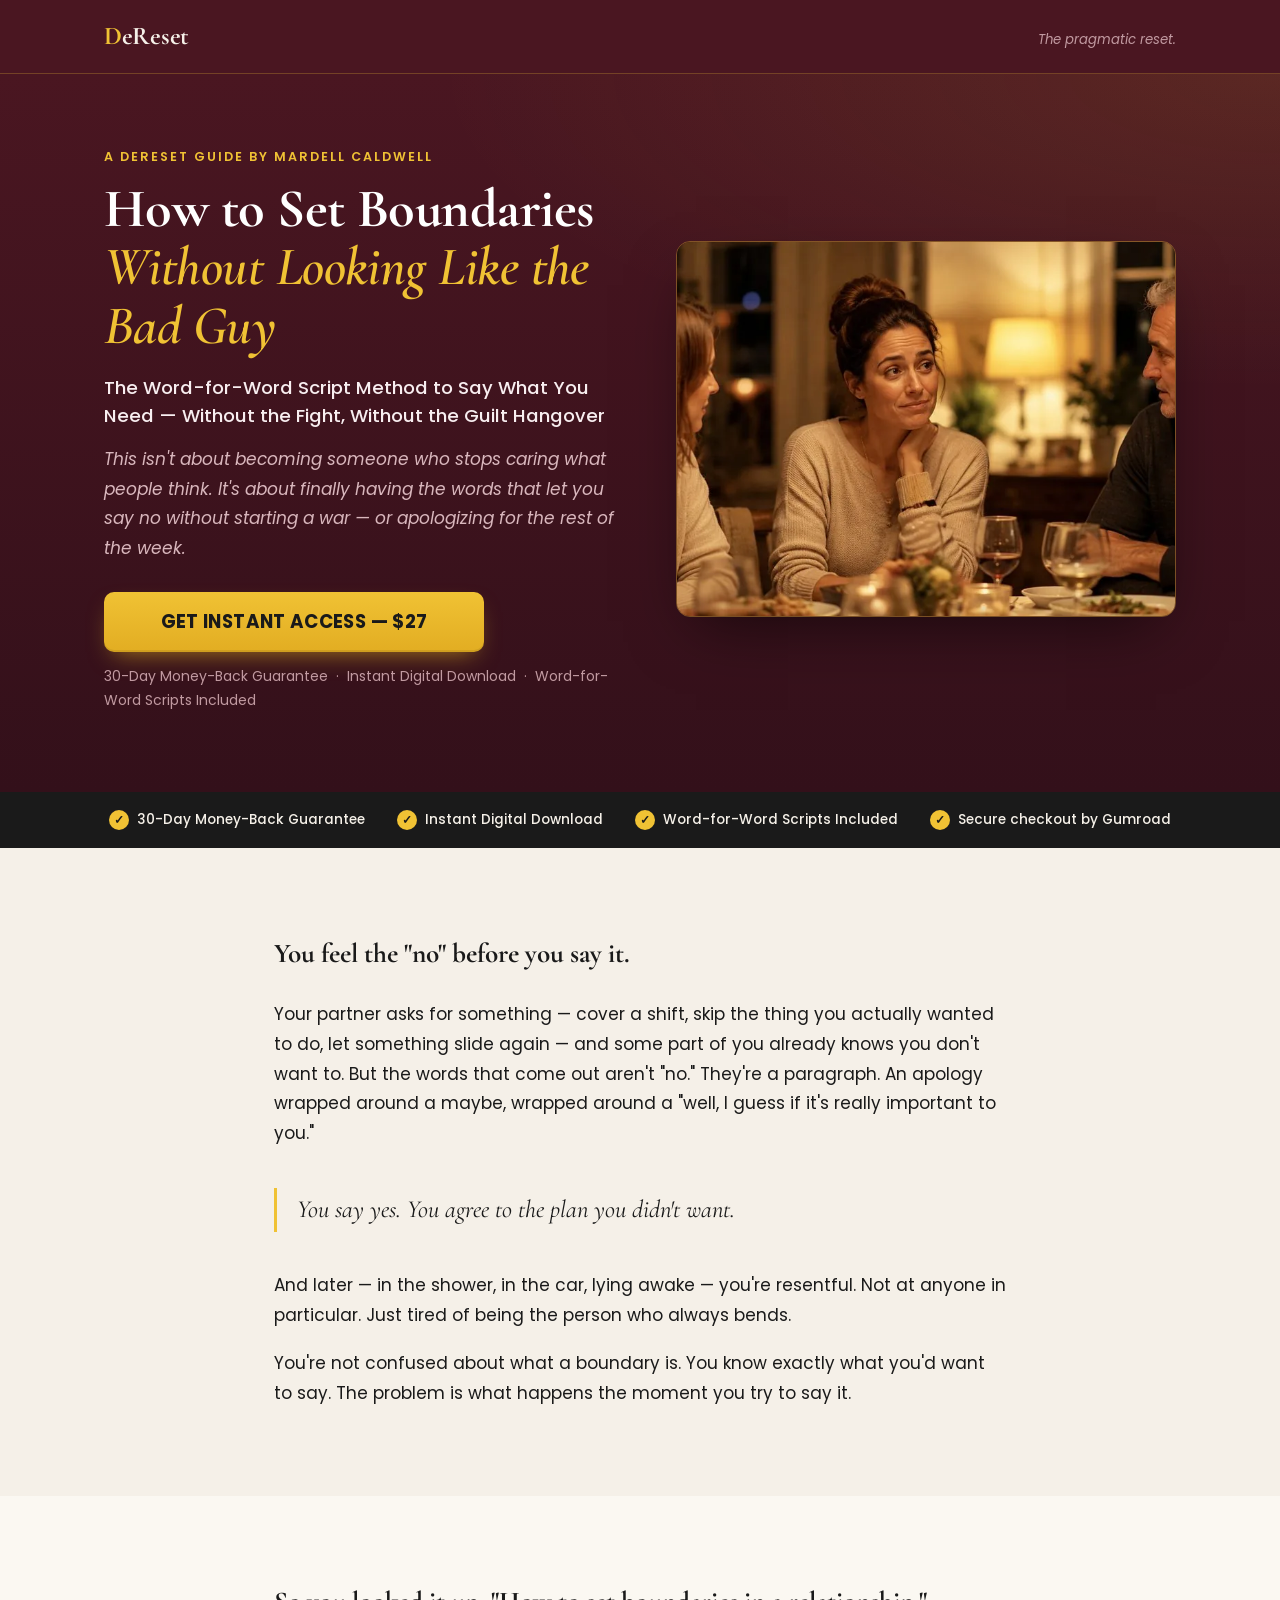
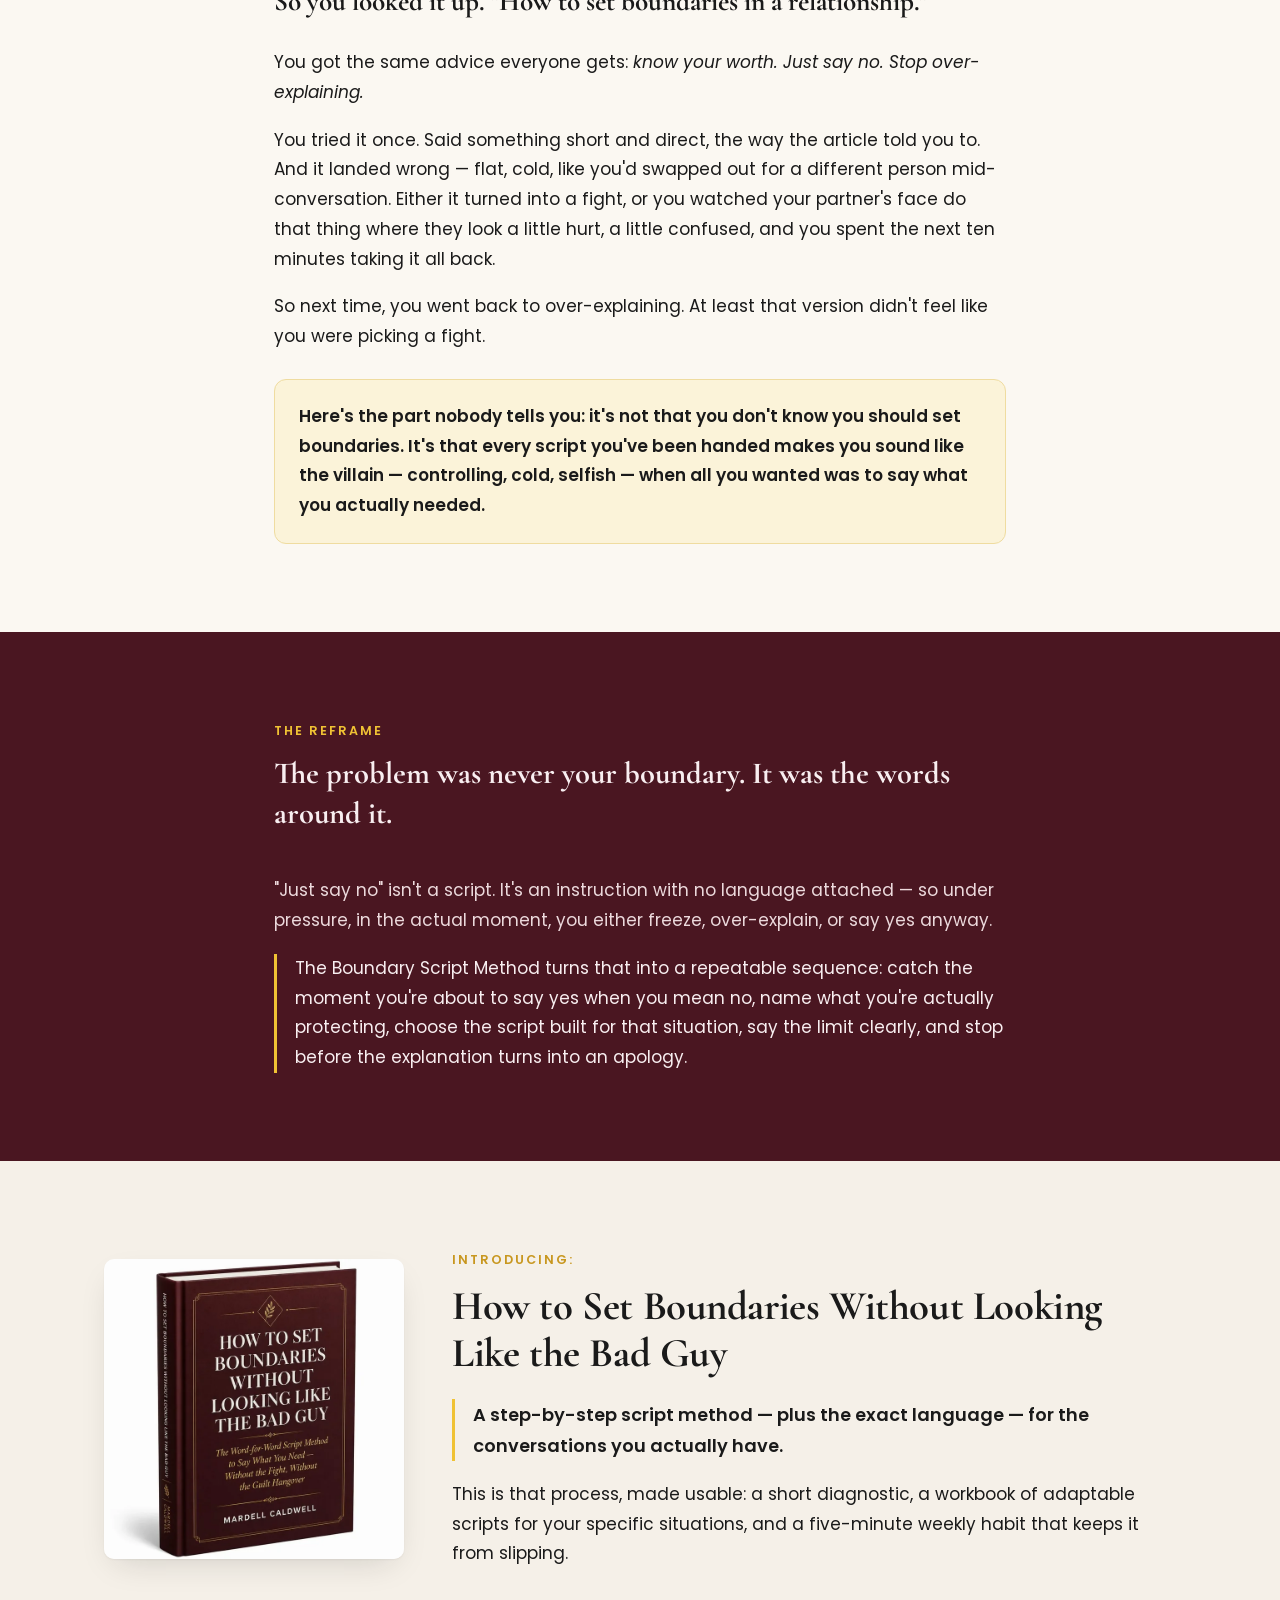
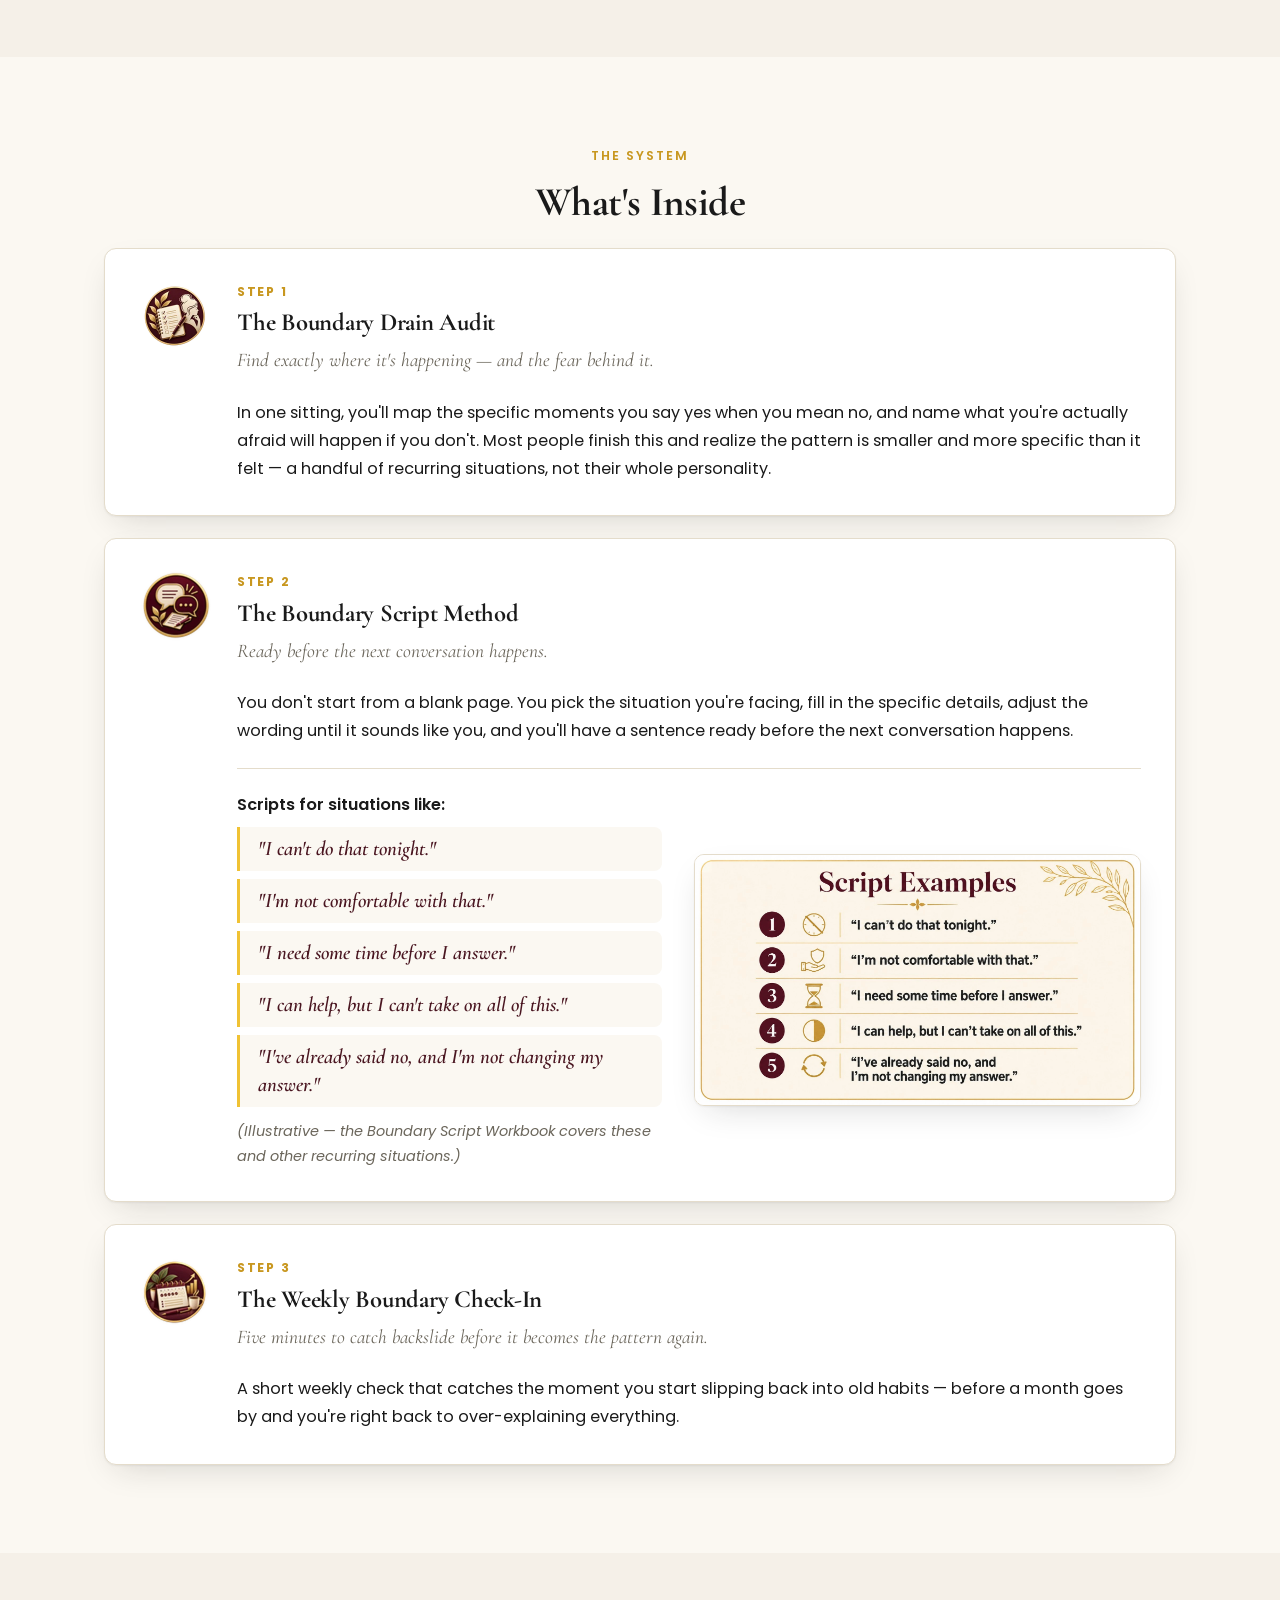
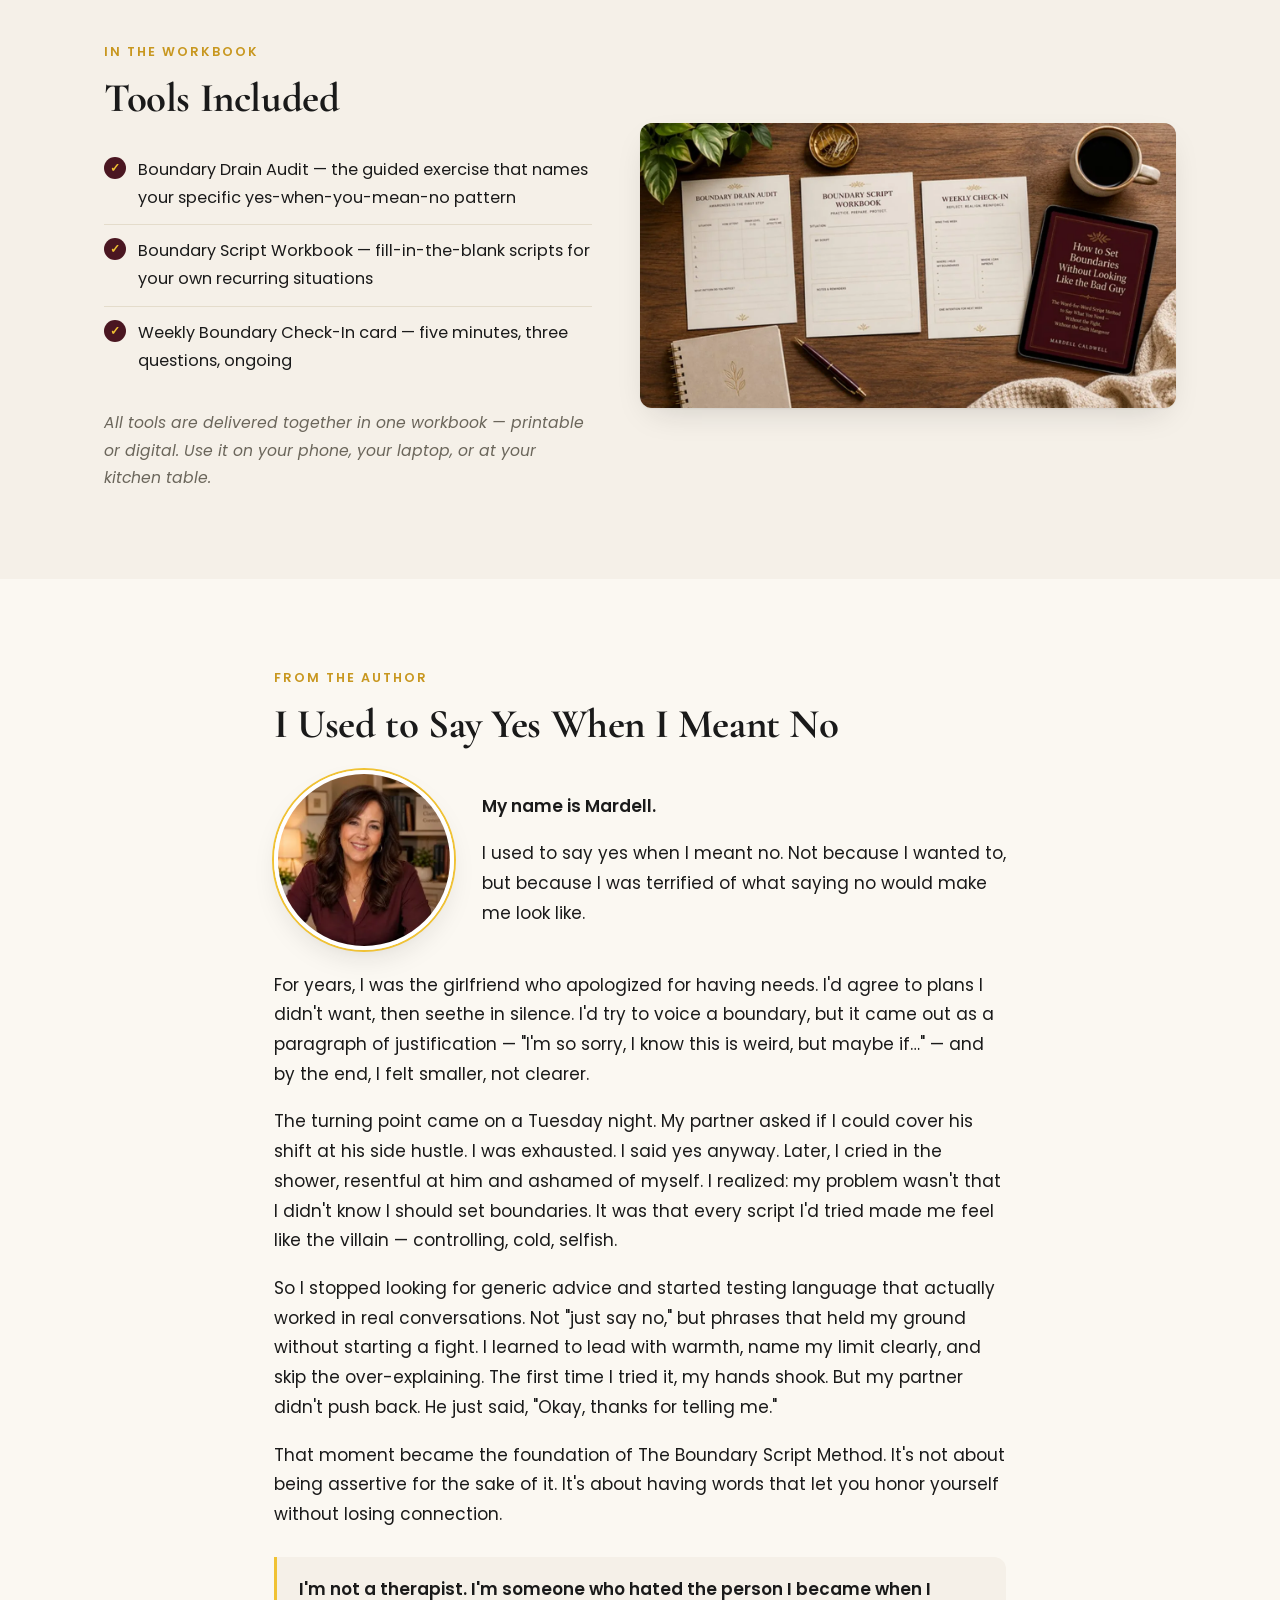
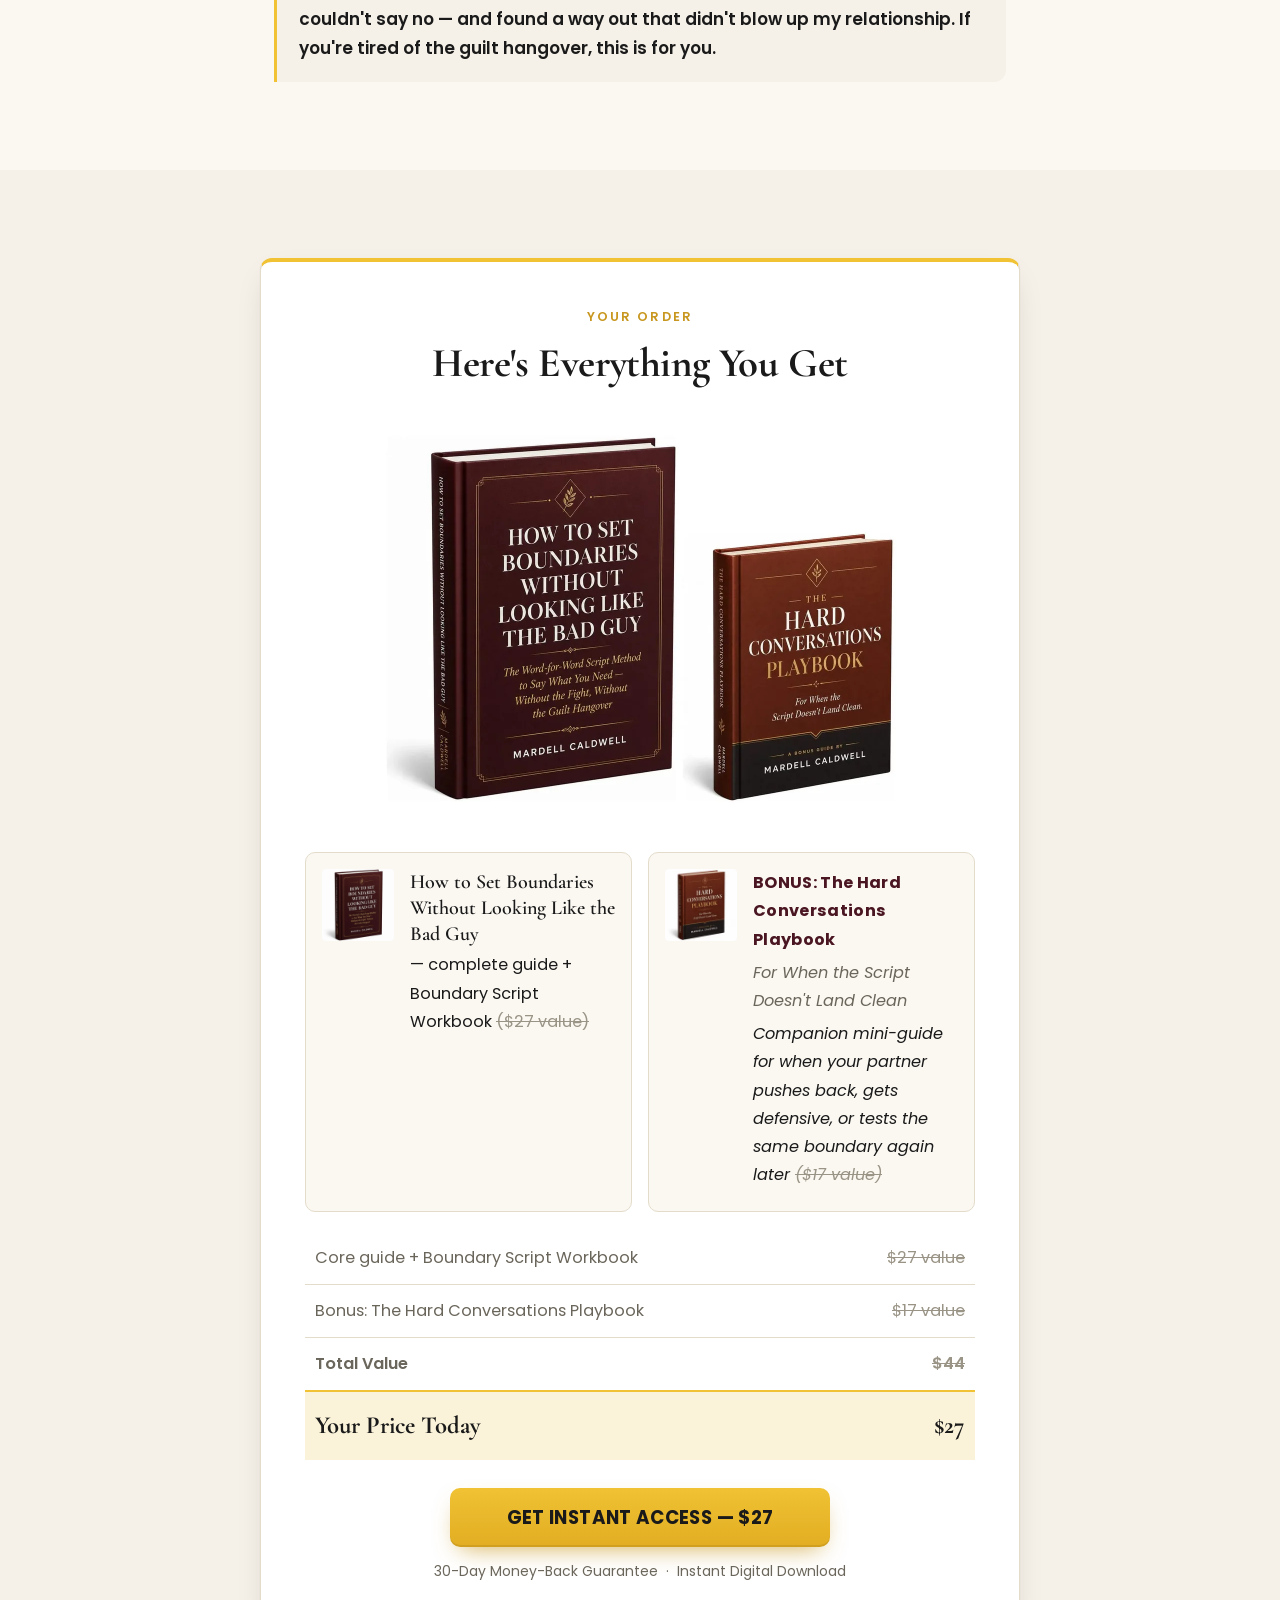
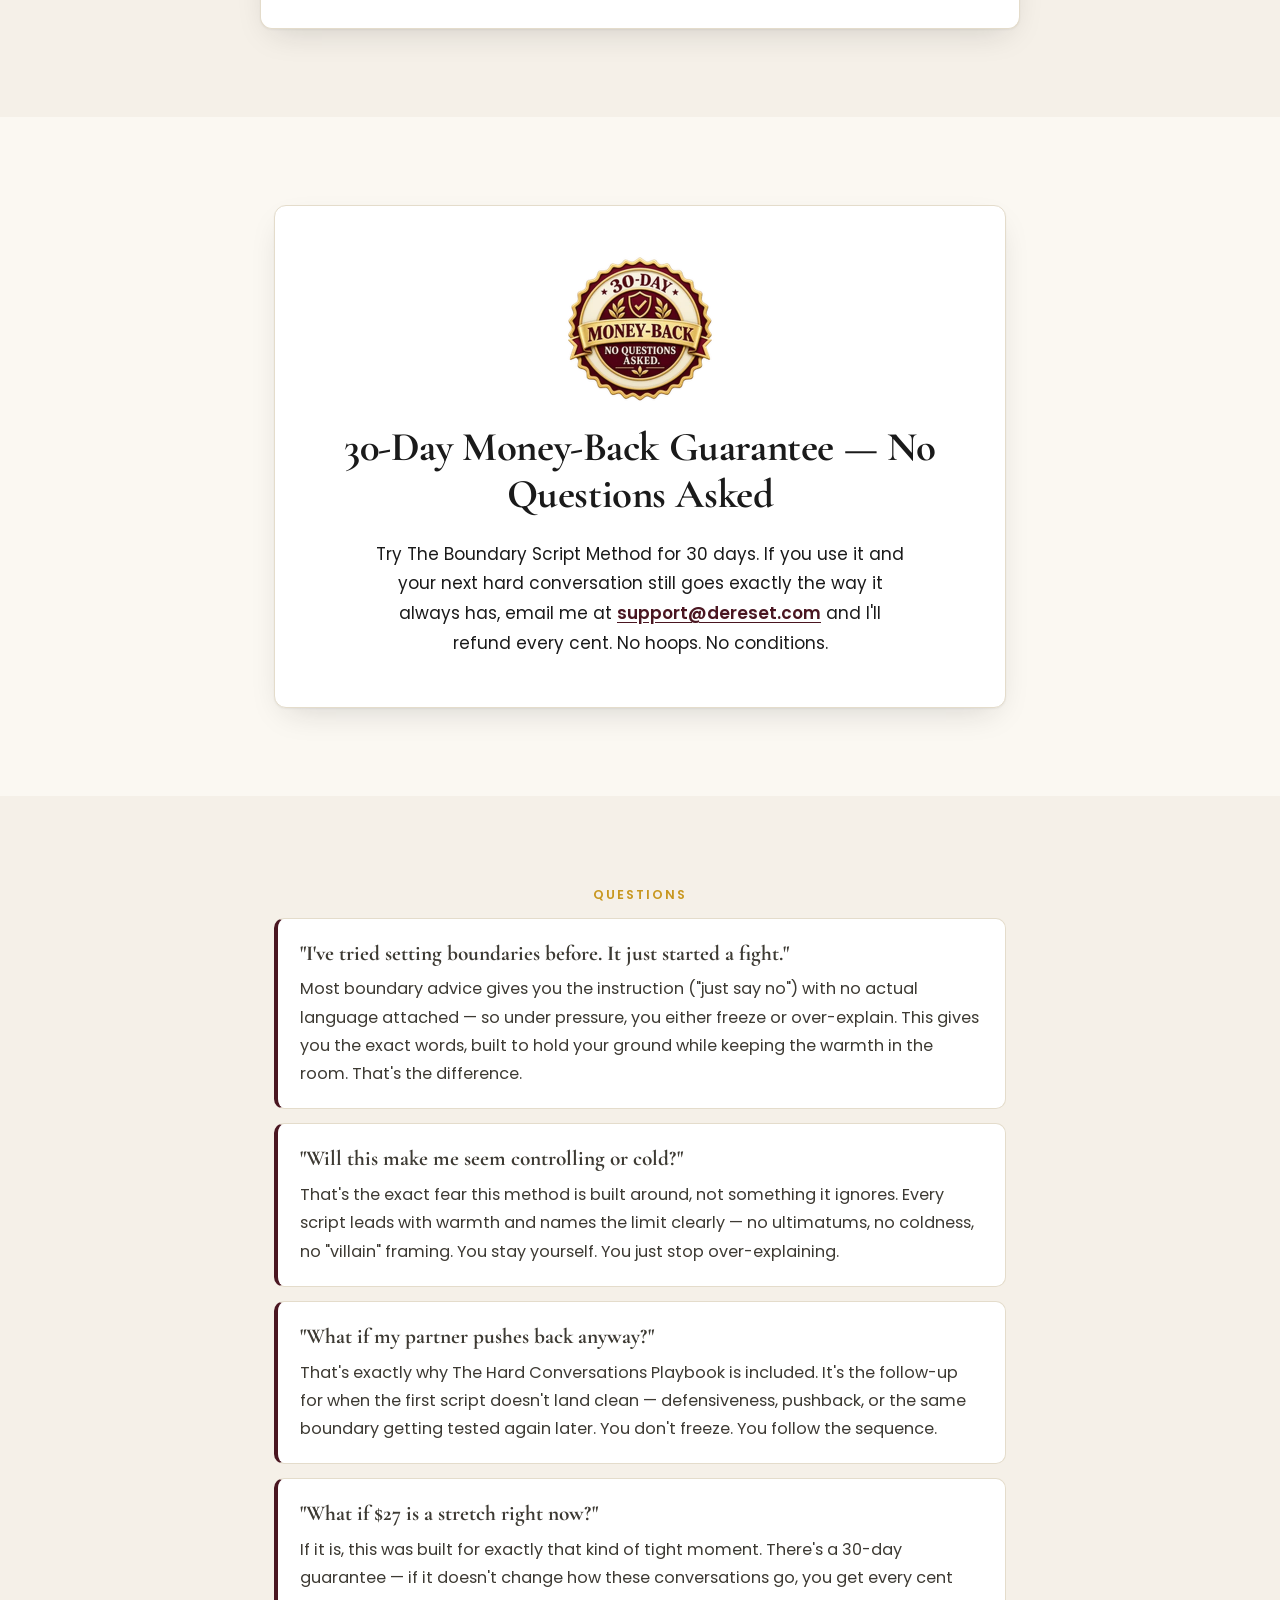
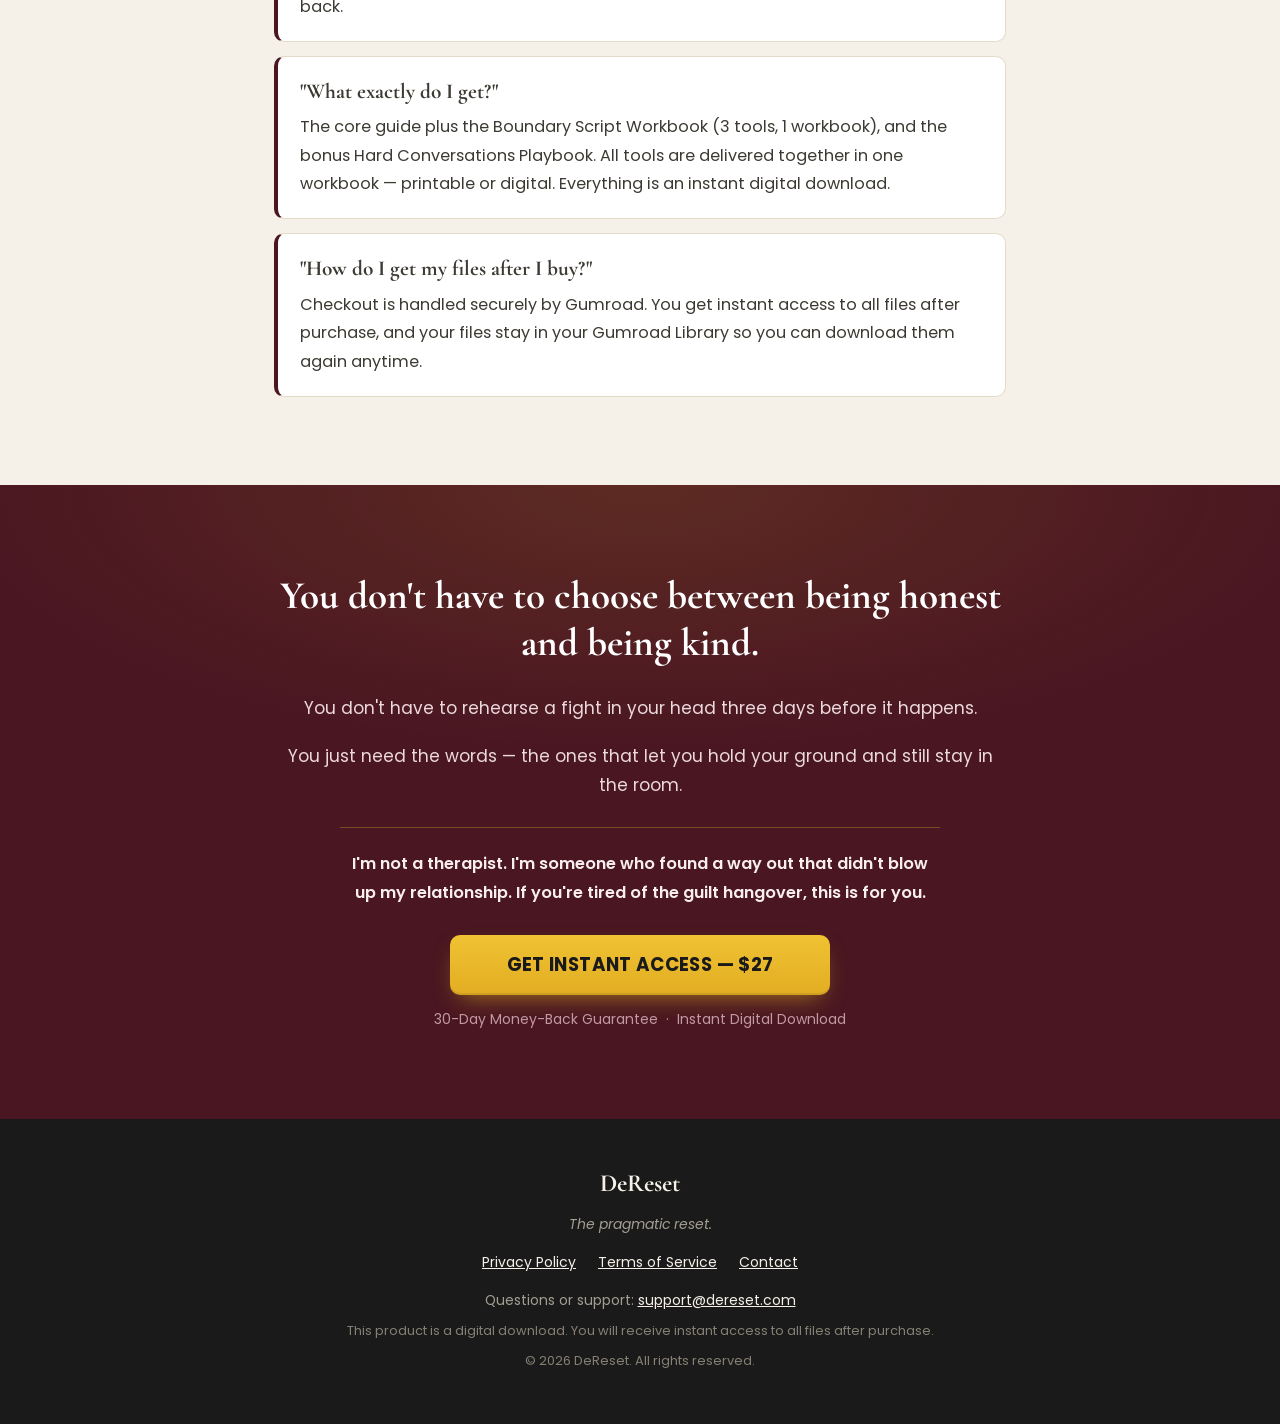
<file: index.html>
<!DOCTYPE html>
<html lang="en">
<head>
<meta charset="UTF-8">
<meta name="viewport" content="width=device-width, initial-scale=1.0">
<title>How to Set Boundaries Without Looking Like the Bad Guy | DeReset</title>
<meta name="description" content="The Word-for-Word Script Method to Say What You Need — Without the Fight, Without the Guilt Hangover. 30-day money-back guarantee.">
<link rel="canonical" href="https://boundaries-without-bad-guy.dereset.com/">
<meta name="theme-color" content="#4a1621">
<meta property="og:type" content="product">
<meta property="og:site_name" content="DeReset">
<meta property="og:title" content="How to Set Boundaries Without Looking Like the Bad Guy">
<meta property="og:description" content="The Word-for-Word Script Method to Say What You Need — Without the Fight, Without the Guilt Hangover">
<meta property="og:url" content="https://boundaries-without-bad-guy.dereset.com/">
<meta property="og:image" content="https://boundaries-without-bad-guy.dereset.com/assets/hero-dinner-table.webp">
<meta name="twitter:card" content="summary_large_image">
<link href="https://fonts.googleapis.com" rel="preconnect">
<link crossorigin="" href="https://fonts.gstatic.com" rel="preconnect">
<link href="https://fonts.googleapis.com/css2?family=Cormorant+Garamond:ital,wght@0,600;0,700;1,600&amp;family=Poppins:wght@400;500;600;700&amp;display=swap" rel="stylesheet">
<link href="styles/sales.css" rel="stylesheet">
</head>
<body>

<a class="skip-link" href="#main">Skip to content</a>

<header class="brand-bar">
  <div class="container brand-bar-inner">
    <a class="brand-mark" href="https://dereset.com/">DeReset</a>
    <span class="brand-tag">The pragmatic reset.</span>
  </div>
</header>

<main id="main">

<section id="hook" class="hero">
  <div class="container hero-grid">
    <div class="hero-copy">
      <p class="eyebrow eyebrow-gold">A DeReset guide by Mardell Caldwell</p>
      <h1>How to Set Boundaries <span class="h1-accent">Without Looking Like the Bad Guy</span></h1>
      <p class="subheadline">The Word-for-Word Script Method to Say What You Need — Without the Fight, Without the Guilt Hangover</p>
      <p class="intro-copy">This isn't about becoming someone who stops caring what people think. It's about finally having the words that let you say no without starting a war — or apologizing for the rest of the week.</p>
      <a class="cta-btn" href="https://dereset.gumroad.com/l/boundaries-without-bad-guy">GET INSTANT ACCESS — $27</a>
      <p class="cta-btn-sub">30-Day Money-Back Guarantee &nbsp;·&nbsp; Instant Digital Download &nbsp;·&nbsp; Word-for-Word Scripts Included</p>
    </div>
    <figure class="hero-media">
      <img src="assets/hero-dinner-table.webp" alt="A woman at a dinner table forcing a polite smile while feeling hesitant about a request" width="1360" height="543">
    </figure>
  </div>
</section>

<div class="trust-strip">
  <ul class="container trust-list">
    <li><span class="trust-icon" aria-hidden="true">✓</span>30-Day Money-Back Guarantee</li>
    <li><span class="trust-icon" aria-hidden="true">✓</span>Instant Digital Download</li>
    <li><span class="trust-icon" aria-hidden="true">✓</span>Word-for-Word Scripts Included</li>
    <li><span class="trust-icon" aria-hidden="true">✓</span>Secure checkout by Gumroad</li>
  </ul>
</div>

<section id="pain" class="band band-cream">
  <div class="container narrow prose">
    <p class="lead">You feel the "no" before you say it.</p>
    <p>Your partner asks for something — cover a shift, skip the thing you actually wanted to do, let something slide again — and some part of you already knows you don't want to. But the words that come out aren't "no." They're a paragraph. An apology wrapped around a maybe, wrapped around a "well, I guess if it's really important to you."</p>
    <p class="pull">You say yes. You agree to the plan you didn't want.</p>
    <p>And later — in the shower, in the car, lying awake — you're resentful. Not at anyone in particular. Just tired of being the person who always bends.</p>
    <p>You're not confused about what a boundary is. You know exactly what you'd want to say. The problem is what happens the moment you try to say it.</p>
  </div>
</section>

<section id="agitation" class="band band-paper">
  <div class="container narrow prose">
    <p class="lead">So you looked it up. "How to set boundaries in a relationship."</p>
    <p>You got the same advice everyone gets: <em>know your worth. Just say no. Stop over-explaining.</em></p>
    <p>You tried it once. Said something short and direct, the way the article told you to. And it landed wrong — flat, cold, like you'd swapped out for a different person mid-conversation. Either it turned into a fight, or you watched your partner's face do that thing where they look a little hurt, a little confused, and you spent the next ten minutes taking it all back.</p>
    <p>So next time, you went back to over-explaining. At least that version didn't feel like you were picking a fight.</p>
    <p class="callout"><strong>Here's the part nobody tells you: it's not that you don't know you should set boundaries. It's that every script you've been handed makes you sound like the villain — controlling, cold, selfish — when all you wanted was to say what you actually needed.</strong></p>
  </div>
</section>

<section id="mechanism" class="band band-dark">
  <div class="container narrow prose">
    <p class="eyebrow eyebrow-gold">The reframe</p>
    <p class="big-question"><strong>The problem was never your boundary. It was the words around it.</strong></p>
    <p>"Just say no" isn't a script. It's an instruction with no language attached — so under pressure, in the actual moment, you either freeze, over-explain, or say yes anyway.</p>
    <p class="mechanism-method">The Boundary Script Method turns that into a repeatable sequence: catch the moment you're about to say yes when you mean no, name what you're actually protecting, choose the script built for that situation, say the limit clearly, and stop before the explanation turns into an apology.</p>
  </div>
</section>

<section id="solution" class="band band-cream">
  <div class="container">
    <div class="solution-grid">
      <figure class="solution-media">
        <img src="assets/core-guide-cover-mockup.webp" alt="How to Set Boundaries Without Looking Like the Bad Guy — book cover mockup by Mardell Caldwell" width="720" height="720">
      </figure>
      <div class="prose">
        <p class="eyebrow"><em>Introducing:</em></p>
        <h2>How to Set Boundaries Without Looking Like the Bad Guy</h2>
        <p class="solution-summary"><strong>A step-by-step script method — plus the exact language — for the conversations you actually have.</strong></p>
        <p>This is that process, made usable: a short diagnostic, a workbook of adaptable scripts for your specific situations, and a five-minute weekly habit that keeps it from slipping.</p>
      </div>
    </div>
  </div>
</section>

<section id="whats-inside" class="band band-paper">
  <div class="container">
    <p class="eyebrow center">The system</p>
    <h2 class="center">What's Inside</h2>
    <div class="steps-stack">
      <article class="step-card step-row">
        <img class="step-icon" src="assets/icon-boundary-drain-audit.webp" alt="Boundary Drain Audit icon" width="144" height="144">
        <div class="step-main">
          <p class="step-label">Step 1</p>
          <h3>The Boundary Drain Audit</h3>
          <p class="step-sub">Find exactly where it's happening — and the fear behind it.</p>
          <p>In one sitting, you'll map the specific moments you say yes when you mean no, and name what you're actually afraid will happen if you don't. Most people finish this and realize the pattern is smaller and more specific than it felt — a handful of recurring situations, not their whole personality.</p>
        </div>
      </article>
      <article class="step-card step-row">
        <img class="step-icon" src="assets/icon-boundary-script-method.webp" alt="Boundary Script Method icon" width="144" height="144">
        <div class="step-main">
          <p class="step-label">Step 2</p>
          <h3>The Boundary Script Method</h3>
          <p class="step-sub">Ready before the next conversation happens.</p>
          <p>You don't start from a blank page. You pick the situation you're facing, fill in the specific details, adjust the wording until it sounds like you, and you'll have a sentence ready before the next conversation happens.</p>
          <div class="scripts-grid">
            <div>
              <p class="scripts-lead"><strong>Scripts for situations like:</strong></p>
              <ul class="situations-list">
                <li>"I can't do that tonight."</li>
                <li>"I'm not comfortable with that."</li>
                <li>"I need some time before I answer."</li>
                <li>"I can help, but I can't take on all of this."</li>
                <li>"I've already said no, and I'm not changing my answer."</li>
              </ul>
              <p class="situations-note">(Illustrative — the Boundary Script Workbook covers these and other recurring situations.)</p>
            </div>
            <figure class="scripts-media">
              <img src="assets/script-examples-card.webp" alt="Script Examples card showing situation categories covered in the workbook" width="1672" height="941">
            </figure>
          </div>
        </div>
      </article>
      <article class="step-card step-row">
        <img class="step-icon" src="assets/icon-weekly-check-in.webp" alt="Weekly Boundary Check-In icon" width="144" height="144">
        <div class="step-main">
          <p class="step-label">Step 3</p>
          <h3>The Weekly Boundary Check-In</h3>
          <p class="step-sub">Five minutes to catch backslide before it becomes the pattern again.</p>
          <p>A short weekly check that catches the moment you start slipping back into old habits — before a month goes by and you're right back to over-explaining everything.</p>
        </div>
      </article>
    </div>
  </div>
</section>

<section id="tools" class="band band-cream">
  <div class="container">
    <div class="tools-grid">
      <div>
        <p class="eyebrow">In the workbook</p>
        <h2>Tools Included</h2>
        <ul class="tools-list">
          <li>Boundary Drain Audit — the guided exercise that names your specific yes-when-you-mean-no pattern</li>
          <li>Boundary Script Workbook — fill-in-the-blank scripts for your own recurring situations</li>
          <li>Weekly Boundary Check-In card — five minutes, three questions, ongoing</li>
        </ul>
        <p class="note"><em>All tools are delivered together in one workbook — printable or digital. Use it on your phone, your laptop, or at your kitchen table.</em></p>
      </div>
      <figure class="tools-media">
        <img src="assets/components-laid-out.webp" alt="Boundary Drain Audit, Boundary Script Workbook, and Weekly Check-In laid out together" width="1280" height="680">
      </figure>
    </div>
  </div>
</section>

<section id="creator-story" class="band band-paper">
  <div class="container narrow prose">
    <p class="eyebrow">From the author</p>
    <h2>I Used to Say Yes When I Meant No</h2>
    <div class="creator-intro">
      <img class="creator-photo" src="assets/creator-mardell-caldwell.webp" alt="Mardell Caldwell, creator of How to Set Boundaries Without Looking Like the Bad Guy" width="360" height="360">
      <div>
        <p><strong>My name is Mardell.</strong></p>
        <p>I used to say yes when I meant no. Not because I wanted to, but because I was terrified of what saying no would make me look like.</p>
      </div>
    </div>
    <p>For years, I was the girlfriend who apologized for having needs. I'd agree to plans I didn't want, then seethe in silence. I'd try to voice a boundary, but it came out as a paragraph of justification — "I'm so sorry, I know this is weird, but maybe if…" — and by the end, I felt smaller, not clearer.</p>
    <p>The turning point came on a Tuesday night. My partner asked if I could cover his shift at his side hustle. I was exhausted. I said yes anyway. Later, I cried in the shower, resentful at him and ashamed of myself. I realized: my problem wasn't that I didn't know I should set boundaries. It was that every script I'd tried made me feel like the villain — controlling, cold, selfish.</p>
    <p>So I stopped looking for generic advice and started testing language that actually worked in real conversations. Not "just say no," but phrases that held my ground without starting a fight. I learned to lead with warmth, name my limit clearly, and skip the over-explaining. The first time I tried it, my hands shook. But my partner didn't push back. He just said, "Okay, thanks for telling me."</p>
    <p>That moment became the foundation of The Boundary Script Method. It's not about being assertive for the sake of it. It's about having words that let you honor yourself without losing connection.</p>
    <p class="creator-close"><strong>I'm not a therapist. I'm someone who hated the person I became when I couldn't say no — and found a way out that didn't blow up my relationship. If you're tired of the guilt hangover, this is for you.</strong></p>
  </div>
</section>

<section id="offer-stack" class="band band-cream">
  <div class="container">
    <div class="offer-card">
      <p class="eyebrow center">Your order</p>
      <h2 class="center">Here's Everything You Get</h2>
      <figure class="offer-hero">
        <img src="assets/bundle-cover-mockup.webp" alt="How to Set Boundaries Without Looking Like the Bad Guy plus The Hard Conversations Playbook bonus guide — bundle cover mockup" width="1120" height="838">
      </figure>
      <div class="offer-items">
        <div class="offer-item">
          <img src="assets/core-guide-cover-mockup.webp" alt="" width="720" height="720" class="offer-thumb">
          <div>
            <p><strong class="offer-item-title">How to Set Boundaries Without Looking Like the Bad Guy</strong> — complete guide + Boundary Script Workbook <del>($27 value)</del></p>
          </div>
        </div>
        <div class="offer-item">
          <img src="assets/bonus-hard-conversations-playbook.webp" alt="The Hard Conversations Playbook — bonus guide cover mockup" width="160" height="160" class="offer-thumb">
          <div>
            <p class="bonus-label">BONUS: The Hard Conversations Playbook</p>
            <p class="bonus-sub">For When the Script Doesn't Land Clean</p>
            <p><em>Companion mini-guide for when your partner pushes back, gets defensive, or tests the same boundary again later <del>($17 value)</del></em></p>
          </div>
        </div>
      </div>
      <table class="offer-table">
        <tr class="value-row"><td>Core guide + Boundary Script Workbook</td><td><del>$27 value</del></td></tr>
        <tr class="value-row"><td>Bonus: The Hard Conversations Playbook</td><td><del>$17 value</del></td></tr>
        <tr class="value-row"><td><strong>Total Value</strong></td><td><strong><del>$44</del></strong></td></tr>
        <tr class="total-row"><td>Your Price Today</td><td>$27</td></tr>
      </table>
      <a class="cta-btn" href="https://dereset.gumroad.com/l/boundaries-without-bad-guy">GET INSTANT ACCESS — $27</a>
      <p class="cta-btn-sub">30-Day Money-Back Guarantee &nbsp;·&nbsp; Instant Digital Download</p>
    </div>
  </div>
</section>

<section id="guarantee" class="band band-paper">
  <div class="container narrow">
    <div class="guarantee-box">
      <img class="guarantee-seal" src="assets/guarantee-seal-30-day.webp" alt="30-Day Money-Back Guarantee, No Questions Asked" width="300" height="300">
      <h2>30-Day Money-Back Guarantee — No Questions Asked</h2>
      <p>Try The Boundary Script Method for 30 days. If you use it and your next hard conversation still goes exactly the way it always has, email me at <a href="mailto:support@dereset.com">support@dereset.com</a> and I'll refund every cent. No hoops. No conditions.</p>
    </div>
  </div>
</section>

<section id="objections" class="band band-cream">
  <div class="container narrow">
    <p class="eyebrow center">Questions</p>
    <div class="faq">
      <div class="objection">
        <p class="objection-q">"I've tried setting boundaries before. It just started a fight."</p>
        <p>Most boundary advice gives you the instruction ("just say no") with no actual language attached — so under pressure, you either freeze or over-explain. This gives you the exact words, built to hold your ground while keeping the warmth in the room. That's the difference.</p>
      </div>
      <div class="objection">
        <p class="objection-q">"Will this make me seem controlling or cold?"</p>
        <p>That's the exact fear this method is built around, not something it ignores. Every script leads with warmth and names the limit clearly — no ultimatums, no coldness, no "villain" framing. You stay yourself. You just stop over-explaining.</p>
      </div>
      <div class="objection">
        <p class="objection-q">"What if my partner pushes back anyway?"</p>
        <p>That's exactly why The Hard Conversations Playbook is included. It's the follow-up for when the first script doesn't land clean — defensiveness, pushback, or the same boundary getting tested again later. You don't freeze. You follow the sequence.</p>
      </div>
      <div class="objection">
        <p class="objection-q">"What if $27 is a stretch right now?"</p>
        <p>If it is, this was built for exactly that kind of tight moment. There's a 30-day guarantee — if it doesn't change how these conversations go, you get every cent back.</p>
      </div>
      <div class="objection">
        <p class="objection-q">"What exactly do I get?"</p>
        <p>The core guide plus the Boundary Script Workbook (3 tools, 1 workbook), and the bonus Hard Conversations Playbook. All tools are delivered together in one workbook — printable or digital. Everything is an instant digital download.</p>
      </div>
      <div class="objection">
        <p class="objection-q">"How do I get my files after I buy?"</p>
        <p>Checkout is handled securely by Gumroad. You get instant access to all files after purchase, and your files stay in your Gumroad Library so you can download them again anytime.</p>
      </div>
    </div>
  </div>
</section>

<section id="cta-close" class="band band-dark">
  <div class="container narrow prose center-block">
    <p class="close-lead">You don't have to choose between being honest and being kind.</p>
    <p>You don't have to rehearse a fight in your head three days before it happens.</p>
    <p>You just need the words — the ones that let you hold your ground and still stay in the room.</p>
    <p class="close-note"><strong>I'm not a therapist. I'm someone who found a way out that didn't blow up my relationship. If you're tired of the guilt hangover, this is for you.</strong></p>
    <a class="cta-btn" href="https://dereset.gumroad.com/l/boundaries-without-bad-guy">GET INSTANT ACCESS — $27</a>
    <p class="cta-btn-sub">30-Day Money-Back Guarantee &nbsp;·&nbsp; Instant Digital Download</p>
  </div>
</section>

</main>

<footer class="site-footer">
  <div class="container">
    <p class="footer-brand"><a href="https://dereset.com/">DeReset</a></p>
    <p class="footer-tag">The pragmatic reset.</p>
    <nav class="footer-links" aria-label="Legal">
      <a href="https://dereset.com/privacy">Privacy Policy</a>
      <a href="https://dereset.com/terms">Terms of Service</a>
      <a href="https://dereset.com/contact">Contact</a>
    </nav>
    <p>Questions or support: <a href="mailto:support@dereset.com">support@dereset.com</a></p>
    <p class="footer-fine">This product is a digital download. You will receive instant access to all files after purchase.</p>
    <p class="footer-fine">© 2026 DeReset. All rights reserved.</p>
  </div>
</footer>

</body>
</html>
</file>
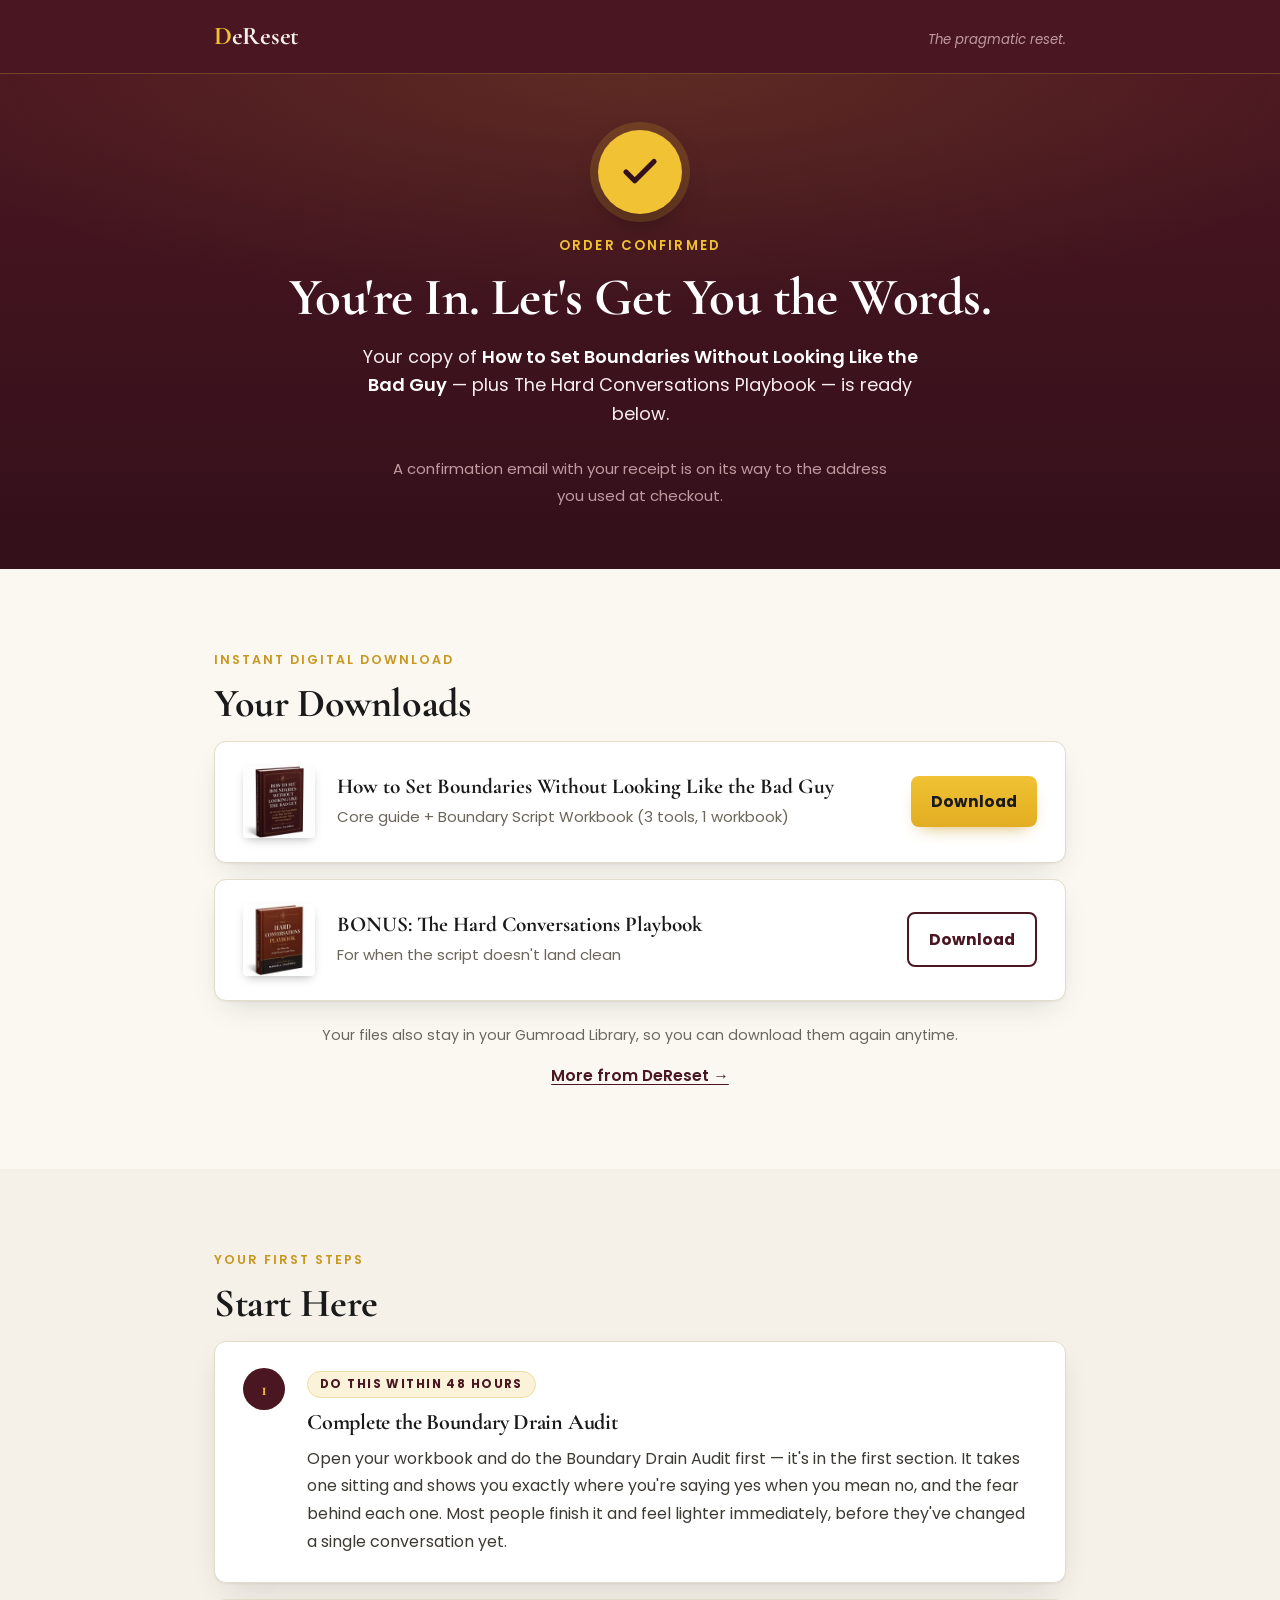
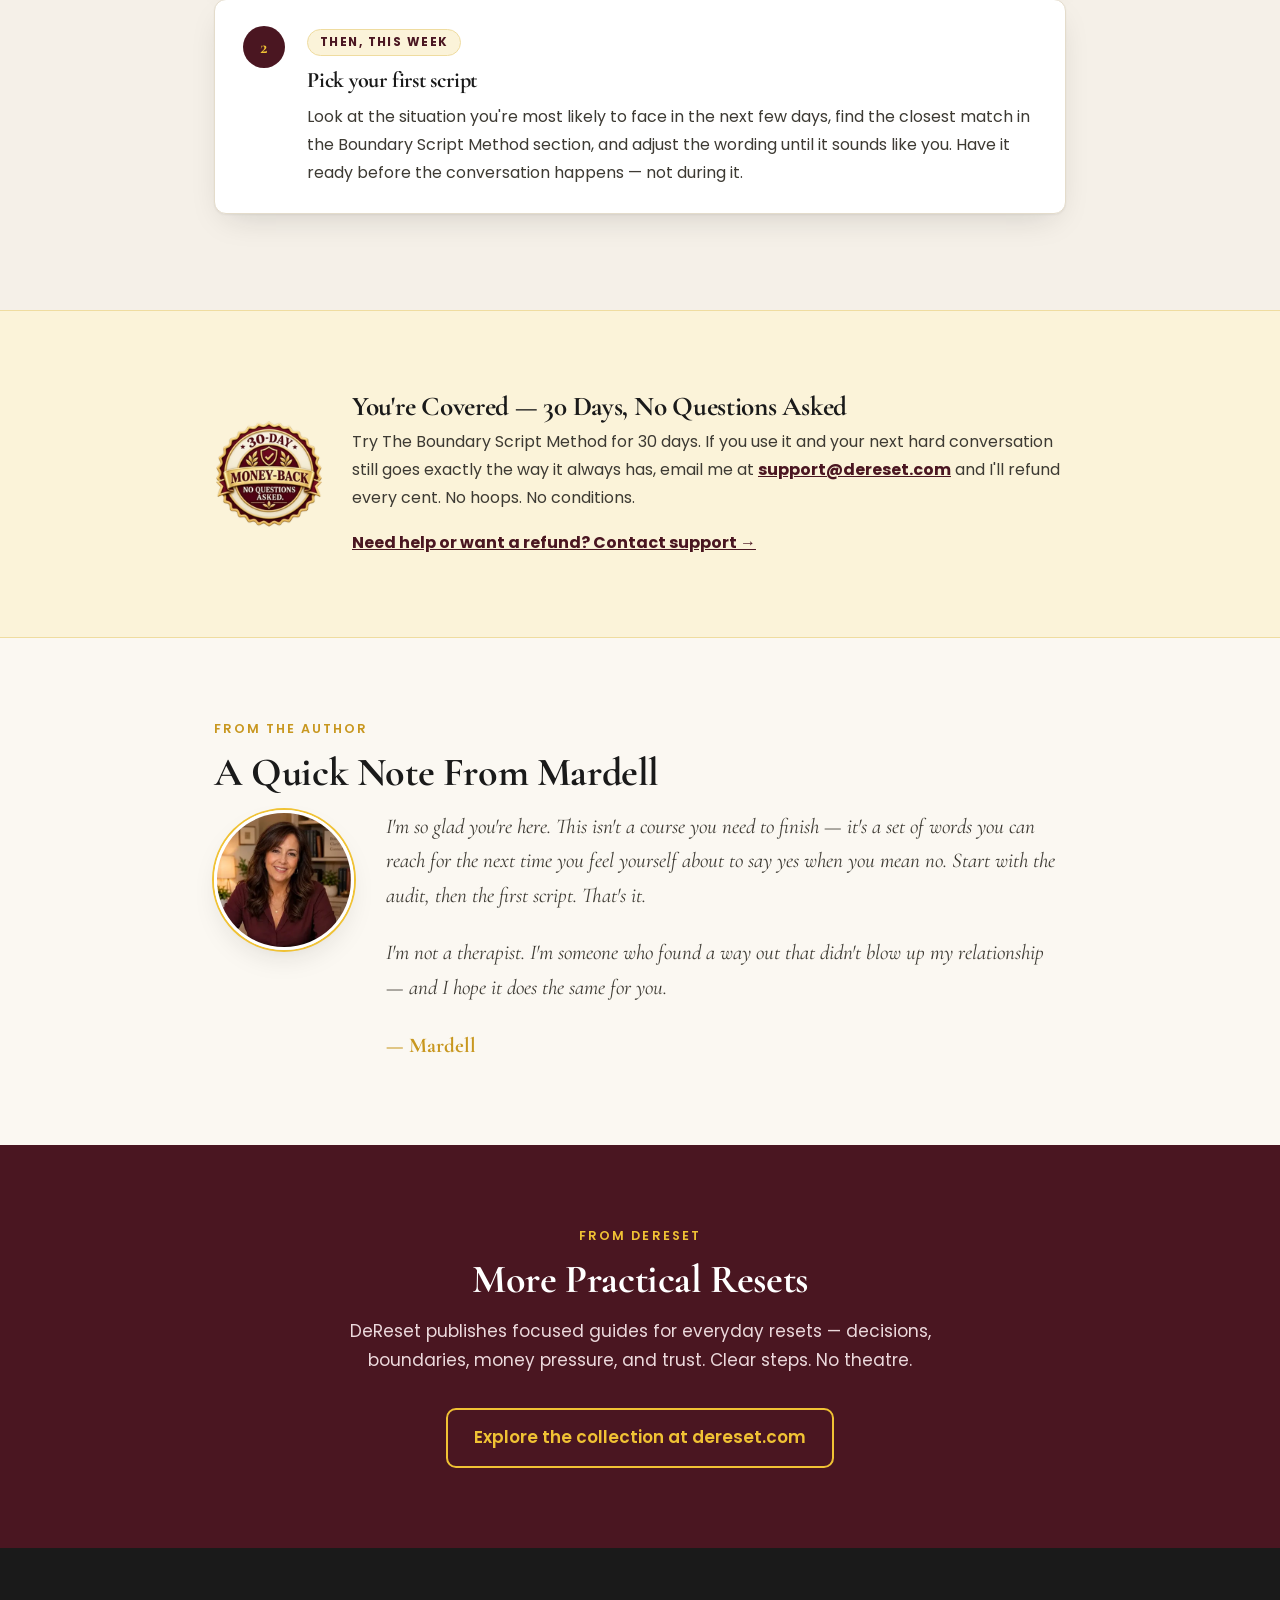
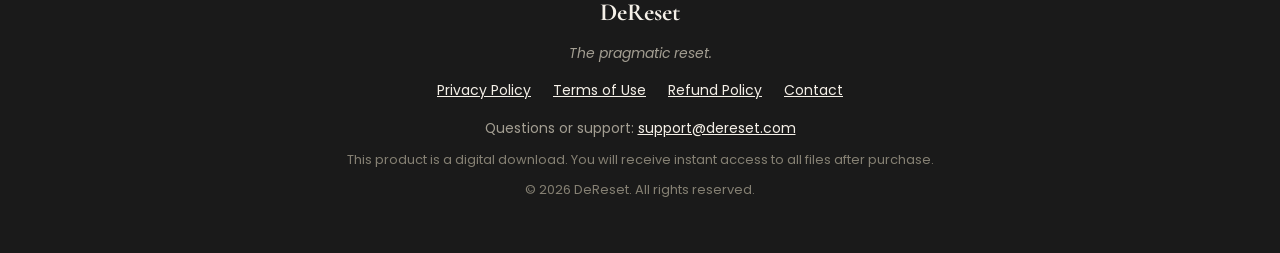
<file: thank-you.html>
<!DOCTYPE html>
<html lang="en">
<head>
<meta charset="UTF-8">
<meta name="viewport" content="width=device-width, initial-scale=1.0">
<title>Thank You — How to Set Boundaries Without Looking Like the Bad Guy | DeReset</title>
<meta name="robots" content="noindex">
<meta name="theme-color" content="#4a1621">
<link href="https://fonts.googleapis.com" rel="preconnect">
<link crossorigin="" href="https://fonts.gstatic.com" rel="preconnect">
<link href="https://fonts.googleapis.com/css2?family=Cormorant+Garamond:ital,wght@0,600;0,700;1,600&amp;family=Poppins:wght@400;500;600;700&amp;display=swap" rel="stylesheet">
<link href="styles/thank-you.css" rel="stylesheet">
</head>
<body>

<a class="skip-link" href="#main">Skip to content</a>

<header class="brand-bar">
  <div class="container brand-bar-inner">
    <a class="brand-mark" href="https://dereset.com/">DeReset</a>
    <span class="brand-tag">The pragmatic reset.</span>
  </div>
</header>

<main id="main">

<section id="ty-hero">
  <div class="container">
    <div class="hero-checkmark" aria-hidden="true">
      <svg viewBox="0 0 24 24" fill="none" xmlns="http://www.w3.org/2000/svg" focusable="false">
        <path d="M20 6L9 17l-5-5" stroke="currentColor" stroke-width="3" stroke-linecap="round" stroke-linejoin="round"/>
      </svg>
    </div>
    <p class="hero-eyebrow">Order Confirmed</p>
    <h1>You're In. Let's Get You the Words.</h1>
    <p class="hero-sub">Your copy of <strong>How to Set Boundaries Without Looking Like the Bad Guy</strong> — plus The Hard Conversations Playbook — is ready below.</p>
    <p class="hero-note">A confirmation email with your receipt is on its way to the address you used at checkout.</p>
  </div>
</section>

<section id="ty-access" class="band band-paper">
  <div class="container">
    <p class="section-eyebrow">Instant Digital Download</p>
    <h2 class="section-title">Your Downloads</h2>

    <div class="download-block">
      <img class="dl-thumb" src="assets/core-guide-cover-mockup.webp" alt="How to Set Boundaries Without Looking Like the Bad Guy" width="720" height="720">
      <div class="dl-info">
        <p class="dl-title">How to Set Boundaries Without Looking Like the Bad Guy</p>
        <p class="dl-desc">Core guide + Boundary Script Workbook (3 tools, 1 workbook)</p>
      </div>
      <a href="https://gumroad.com/library" class="dl-btn">Download</a>
    </div>

    <div class="download-block">
      <img class="dl-thumb" src="assets/bonus-hard-conversations-playbook.webp" alt="The Hard Conversations Playbook" width="160" height="160">
      <div class="dl-info">
        <p class="dl-title">BONUS: The Hard Conversations Playbook</p>
        <p class="dl-desc">For when the script doesn't land clean</p>
      </div>
      <a href="https://gumroad.com/library" class="dl-btn dl-btn-secondary">Download</a>
    </div>

    <p class="confirm-note">Your files also stay in your Gumroad Library, so you can download them again anytime.</p>
    <p class="store-link-wrap"><a href="https://dereset.gumroad.com" class="text-link">More from DeReset →</a></p>
  </div>
</section>

<section id="ty-start-here" class="band band-cream">
  <div class="container">
    <p class="section-eyebrow">Your first steps</p>
    <h2 class="section-title">Start Here</h2>

    <div class="start-step">
      <div class="step-number">1</div>
      <div class="step-body">
        <p class="start-step-tag">Do this within 48 hours</p>
        <h3 class="step-title">Complete the Boundary Drain Audit</h3>
        <p class="step-desc">Open your workbook and do the Boundary Drain Audit first — it's in the first section. It takes one sitting and shows you exactly where you're saying yes when you mean no, and the fear behind each one. Most people finish it and feel lighter immediately, before they've changed a single conversation yet.</p>
      </div>
    </div>

    <div class="start-step">
      <div class="step-number">2</div>
      <div class="step-body">
        <p class="start-step-tag">Then, this week</p>
        <h3 class="step-title">Pick your first script</h3>
        <p class="step-desc">Look at the situation you're most likely to face in the next few days, find the closest match in the Boundary Script Method section, and adjust the wording until it sounds like you. Have it ready before the conversation happens — not during it.</p>
      </div>
    </div>
  </div>
</section>

<section id="ty-guarantee-reminder" class="band band-gold">
  <div class="container">
    <div class="guarantee-reminder-inner">
      <img class="guarantee-seal" src="assets/guarantee-seal-30-day.webp" alt="30-Day Money-Back Guarantee, No Questions Asked" width="300" height="300">
      <div class="guarantee-reminder-text">
        <h2>You're Covered — 30 Days, No Questions Asked</h2>
        <p>Try The Boundary Script Method for 30 days. If you use it and your next hard conversation still goes exactly the way it always has, email me at <a href="mailto:support@dereset.com">support@dereset.com</a> and I'll refund every cent. No hoops. No conditions.</p>
        <p class="guarantee-support"><a href="mailto:support@dereset.com">Need help or want a refund? Contact support →</a></p>
      </div>
    </div>
  </div>
</section>

<section id="ty-creator-message" class="band band-paper">
  <div class="container">
    <p class="section-eyebrow">From the author</p>
    <h2 class="section-title">A Quick Note From Mardell</h2>
    <div class="creator-message-block">
      <img class="creator-photo" src="assets/creator-mardell-caldwell.webp" alt="Mardell Caldwell" width="360" height="360">
      <div>
        <p class="creator-quote">I'm so glad you're here. This isn't a course you need to finish — it's a set of words you can reach for the next time you feel yourself about to say yes when you mean no. Start with the audit, then the first script. That's it.</p>
        <p class="creator-quote">I'm not a therapist. I'm someone who found a way out that didn't blow up my relationship — and I hope it does the same for you.</p>
        <p class="creator-sig">— Mardell</p>
      </div>
    </div>
  </div>
</section>

<section id="ty-more" class="band band-dark">
  <div class="container center">
    <p class="section-eyebrow eyebrow-gold">From DeReset</p>
    <h2 class="section-title">More Practical Resets</h2>
    <p class="section-intro">DeReset publishes focused guides for everyday resets — decisions, boundaries, money pressure, and trust. Clear steps. No theatre.</p>
    <a class="ghost-btn" href="https://dereset.com/">Explore the collection at dereset.com</a>
  </div>
</section>

</main>

<footer class="site-footer">
  <div class="container">
    <p class="footer-brand"><a href="https://dereset.com/">DeReset</a></p>
    <p class="footer-tag">The pragmatic reset.</p>
    <nav class="footer-links" aria-label="Legal">
      <a href="https://dereset.com/privacy">Privacy Policy</a>
      <a href="https://dereset.com/terms">Terms of Use</a>
      <a href="https://dereset.com/terms">Refund Policy</a>
      <a href="https://dereset.com/contact">Contact</a>
    </nav>
    <p>Questions or support: <a href="mailto:support@dereset.com">support@dereset.com</a></p>
    <p class="footer-fine">This product is a digital download. You will receive instant access to all files after purchase.</p>
    <p class="footer-fine">© 2026 DeReset. All rights reserved.</p>
  </div>
</footer>

</body>
</html>
</file>
<file: styles/sales.css>
/* ============================================================
   PR-002 · How to Set Boundaries Without Looking Like the Bad Guy — sales page
   Vertical: Relationship. Tone: burgundy/wine #4a1621 (from the product's cover art).
   Display font: Cormorant Garamond 600/700 (+ italic 600), Georgia fallback; body: Poppins.
   DeReset brand system (BR-001): gold #f0c234 · cream #f5f0e8 · charcoal #1a1a1a stays constant.
   Cormorant runs small, so display sizes are scaled up ~10–12% vs the PR-001 kit.
   ============================================================ */
:root {
  --gold: #f0c234;
  --gold-deep: #c8971f;
  --gold-pale: #fbf3d9;
  --cream: #f5f0e8;
  --paper: #fbf8f2;
  --charcoal: #1a1a1a;
  --ink-soft: #3d3a33;
  --muted: #6b665b;
  /* ---- VERTICAL / PRODUCT THEME: override these per product ---- */
  --tone: #4a1621;        /* hero, dark bands, step numbers */
  --tone-2: #5e1f2b;
  --tone-deep: #33101a;   /* gradient end */
  --tone-text: #ecd9dc;   /* body text on tone */
  --tone-bright: #f8eef0; /* emphasis text on tone */
  --tone-soft: #d9b7bd;   /* italic/intro text on tone */
  --tone-muted: #c19aa1;  /* small print on tone */
  --line: #e4dccb;
  --font-display: 'Cormorant Garamond', Georgia, 'Times New Roman', serif;
  --font-body: 'Poppins', 'Segoe UI', Arial, sans-serif;
  --radius: 12px;
  --shadow: 0 1px 2px rgba(26,26,26,.05), 0 12px 32px -12px rgba(26,26,26,.18);
}

*, *::before, *::after { box-sizing: border-box; margin: 0; padding: 0; }
html { font-size: 16px; -webkit-text-size-adjust: 100%; }
body {
  background: var(--paper);
  color: var(--charcoal);
  font-family: var(--font-body);
  font-size: 1rem;
  line-height: 1.75;
  -webkit-font-smoothing: antialiased;
}
img { display: block; max-width: 100%; height: auto; }
a { color: inherit; }
:focus-visible { outline: 2px solid var(--gold); outline-offset: 2px; }

.skip-link { position: absolute; left: -9999px; top: 0; background: var(--gold); color: var(--charcoal); padding: 8px 14px; z-index: 10; }
.skip-link:focus { left: 12px; top: 12px; }

/* ---------- Layout ---------- */
.container { max-width: 1040px; margin: 0 auto; padding: 0 24px; }
.narrow { max-width: 720px; }
.band { padding: 72px 0; }
.band-cream { background: var(--cream); }
.band-paper { background: var(--paper); }
.band-dark { background: var(--tone); color: var(--tone-text); }
.center { text-align: center; }
.center-block { text-align: center; }

/* ---------- Typography ---------- */
h1, h2, h3 { font-family: var(--font-display); color: var(--charcoal); letter-spacing: -0.01em; }
h1 { font-size: 2.6rem; line-height: 1.08; font-weight: 700; margin-bottom: 18px; }
h1 .h1-sub { display: block; font-style: italic; font-weight: 600; font-size: .62em; margin-top: 8px; color: var(--gold); }
h2 { font-size: 2.05rem; line-height: 1.15; font-weight: 700; margin-bottom: 22px; }
h3 { font-size: 1.45rem; line-height: 1.3; font-weight: 700; margin-bottom: 6px; }
p { margin-bottom: 1.05em; }
p:last-child { margin-bottom: 0; }
strong { font-weight: 600; }
del { color: #9a9486; }

.eyebrow {
  font-family: var(--font-body);
  font-size: .74rem;
  font-weight: 600;
  letter-spacing: .16em;
  text-transform: uppercase;
  color: var(--gold-deep);
  margin-bottom: 12px;
}
.eyebrow em { font-style: normal; }
.eyebrow-gold { color: var(--gold); }

.prose .lead { font-family: var(--font-display); font-size: 1.6rem; font-weight: 700; line-height: 1.3; }
.pull {
  font-family: var(--font-display);
  font-size: 1.45rem;
  font-style: italic;
  line-height: 1.45;
  border-left: 3px solid var(--gold);
  padding: 4px 0 4px 20px;
  margin: 1.6em 0;
}
.callout {
  background: var(--gold-pale);
  border: 1px solid #efdca0;
  border-radius: var(--radius);
  padding: 22px 24px;
  margin-top: 1.6em;
}

/* ---------- Brand bar ---------- */
.brand-bar { background: var(--tone); border-bottom: 1px solid rgba(240,194,52,.25); }
.brand-bar-inner { display: flex; align-items: baseline; justify-content: space-between; gap: 16px; padding-top: 14px; padding-bottom: 14px; }
.brand-mark { font-family: var(--font-display); font-weight: 700; font-size: 1.5rem; color: var(--cream); text-decoration: none; letter-spacing: -.01em; }
.brand-mark::first-letter { color: var(--gold); }
.brand-tag { font-size: .78rem; color: var(--tone-muted); font-style: italic; }

/* ---------- CTA ---------- */
.cta-btn {
  display: block;
  background: linear-gradient(180deg, var(--gold) 0%, #e2ad22 100%);
  color: var(--charcoal);
  text-align: center;
  text-decoration: none;
  font-family: var(--font-body);
  font-size: 1.08rem;
  font-weight: 700;
  letter-spacing: .02em;
  line-height: 1.3;
  padding: 18px 28px;
  min-height: 48px;
  border-radius: 10px;
  margin: 28px 0 12px;
  box-shadow: 0 10px 24px -10px rgba(200,151,31,.8), inset 0 -2px 0 rgba(0,0,0,.08);
  transition: transform .15s ease, box-shadow .15s ease;
}
.cta-btn:hover { transform: translateY(-1px); box-shadow: 0 14px 28px -10px rgba(200,151,31,.9), inset 0 -2px 0 rgba(0,0,0,.08); }
.cta-btn-sub { text-align: center; font-size: .82rem; color: var(--muted); }
.band-dark .cta-btn-sub, .hero .cta-btn-sub { color: var(--tone-muted); }

/* ---------- Hero ---------- */
.hero {
  background:
    radial-gradient(120% 80% at 100% 0%, rgba(240,194,52,.10) 0%, rgba(240,194,52,0) 55%),
    linear-gradient(180deg, var(--tone) 0%, var(--tone-deep) 100%);
  color: var(--tone-text);
  padding: 56px 0 64px;
}
.hero h1 { color: #fff; }
.hero-grid { display: grid; gap: 36px; }
.subheadline { font-size: 1.08rem; color: var(--tone-bright); font-weight: 500; line-height: 1.55; margin-bottom: 14px; }
.intro-copy { color: var(--tone-soft); font-style: italic; }
.hero-media { border-radius: 14px; overflow: hidden; border: 1px solid rgba(240,194,52,.35); box-shadow: 0 24px 60px -20px rgba(0,0,0,.6); }
.hero-media img { width: 100%; }

/* ---------- Trust strip ---------- */
.trust-strip { background: var(--charcoal); color: var(--cream); }
.trust-list { list-style: none; display: grid; grid-template-columns: 1fr 1fr; gap: 10px 18px; padding-top: 16px; padding-bottom: 16px; font-size: .8rem; font-weight: 500; }
.trust-list li { display: flex; align-items: center; gap: 8px; }
.trust-icon { display: inline-grid; place-items: center; width: 20px; height: 20px; flex-shrink: 0; border-radius: 50%; background: var(--gold); color: var(--charcoal); font-size: .7rem; font-weight: 700; }

/* ---------- Mechanism (dark) ---------- */
.band-dark h2 { color: #fff; }
.big-question {
  font-family: var(--font-display);
  font-size: 1.8rem;
  line-height: 1.3;
  color: #fff;
  margin: 1.4em 0;
}
.big-question strong { font-weight: 700; color: var(--gold); }

/* ---------- Solution ---------- */
.solution-grid { display: grid; gap: 32px; align-items: center; }
.solution-media { max-width: 360px; margin: 0 auto; }
.solution-media img { border-radius: 10px; box-shadow: var(--shadow); }
.solution-summary { font-size: 1.05rem; border-left: 3px solid var(--gold); padding-left: 18px; }

/* ---------- Steps ---------- */
.steps { display: grid; gap: 20px; margin-top: 12px; }
.step-card {
  background: #fff;
  border: 1px solid var(--line);
  border-radius: var(--radius);
  padding: 28px 26px;
  box-shadow: var(--shadow);
  font-size: .95rem;
}
.step-icon { width: 64px; height: 64px; margin-bottom: 14px; }
.step-label { font-size: .72rem; font-weight: 700; letter-spacing: .14em; text-transform: uppercase; color: var(--gold-deep); margin-bottom: 4px; }
.step-sub { font-family: var(--font-display); font-style: italic; color: var(--muted); font-size: 1.14rem; }

/* ---------- Tools ---------- */
.tools-grid { display: grid; gap: 32px; align-items: center; }
.tools-list { list-style: none; margin: 8px 0 22px; }
.tools-list li { position: relative; padding: 12px 0 12px 34px; border-bottom: 1px solid var(--line); font-size: .95rem; }
.tools-list li:last-child { border-bottom: none; }
.tools-list li::before {
  content: "✓";
  position: absolute; left: 0; top: 13px;
  width: 22px; height: 22px; border-radius: 50%;
  background: var(--tone); color: var(--gold);
  font-size: .72rem; font-weight: 700; line-height: 22px; text-align: center;
}
.note { color: var(--muted); font-size: .92rem; }
.tools-media img { border-radius: var(--radius); box-shadow: var(--shadow); }

/* ---------- Creator ---------- */
.creator-intro { display: flex; flex-direction: column; gap: 20px; align-items: flex-start; margin-bottom: 1.2em; }
.creator-photo { width: 160px; height: 160px; border-radius: 50%; object-fit: cover; border: 4px solid #fff; box-shadow: 0 0 0 2px var(--gold), var(--shadow); }
.signoff { font-family: var(--font-display); font-size: 1.4rem; margin-top: 1.4em; }
.signature { font-family: var(--font-display); font-style: italic; color: var(--gold-deep); font-size: 1.28rem; }

/* ---------- Offer ---------- */
.offer-card {
  max-width: 760px;
  margin: 0 auto;
  background: #fff;
  border: 1px solid var(--line);
  border-top: 4px solid var(--gold);
  border-radius: var(--radius);
  padding: 36px 22px;
  box-shadow: var(--shadow);
}
.offer-hero { margin: 8px 0 24px; }
.offer-hero img { border-radius: 10px; }
.offer-items { display: grid; gap: 16px; margin-bottom: 20px; }
.offer-item { display: flex; gap: 16px; align-items: flex-start; padding: 16px; background: var(--paper); border: 1px solid var(--line); border-radius: 10px; font-size: .95rem; }
.offer-thumb { width: 64px; flex-shrink: 0; border-radius: 4px; box-shadow: 0 4px 10px -4px rgba(0,0,0,.35); }
.offer-item p { margin-bottom: .3em; }
.offer-item-title { font-family: var(--font-display); font-size: 1.18rem; }
.bonus-label { font-weight: 700; color: var(--tone); letter-spacing: .02em; }
.bonus-sub { font-style: italic; color: var(--muted); }
.offer-table { width: 100%; border-collapse: collapse; margin: 8px 0 8px; font-size: .95rem; }
.offer-table td { padding: 12px 10px; border-bottom: 1px solid var(--line); }
.offer-table td:last-child { text-align: right; white-space: nowrap; }
.offer-table .value-row td { color: var(--muted); }
.offer-table .total-row td { font-family: var(--font-display); font-weight: 700; font-size: 1.45rem; color: var(--charcoal); background: var(--gold-pale); border-bottom: none; border-top: 2px solid var(--gold); }

/* ---------- Guarantee ---------- */
.guarantee-box {
  text-align: center;
  background: #fff;
  border: 1px solid var(--line);
  border-radius: var(--radius);
  padding: 40px 24px;
  box-shadow: var(--shadow);
}
.guarantee-seal { width: 150px; height: 150px; margin: 0 auto 20px; }
.guarantee-box p { max-width: 540px; margin-left: auto; margin-right: auto; }
.guarantee-contact { font-size: .9rem; color: var(--muted); margin-top: 1em; }
.guarantee-contact a { color: var(--tone); font-weight: 600; }

/* ---------- FAQ ---------- */
.faq { display: grid; gap: 14px; margin-top: 8px; }
.objection { background: #fff; border: 1px solid var(--line); border-left: 4px solid var(--tone); border-radius: 10px; padding: 20px 22px; font-size: .95rem; }
.objection-q { font-family: var(--font-display); font-weight: 700; font-size: 1.25rem; color: var(--charcoal); margin-bottom: 8px; }
.objection p { color: var(--ink-soft); }

/* ---------- Closing ---------- */
#cta-close { background: radial-gradient(90% 70% at 50% 0%, rgba(240,194,52,.12) 0%, rgba(240,194,52,0) 60%), var(--tone); }
#cta-close .signoff { color: #fff; }

/* ---------- Footer ---------- */
.site-footer { background: var(--charcoal); color: #a39e92; padding: 44px 0; text-align: center; font-size: .82rem; line-height: 1.7; }
.site-footer p { margin-bottom: 8px; }
.site-footer a { color: var(--cream); }
.footer-brand a { font-family: var(--font-display); font-weight: 700; font-size: 1.45rem; text-decoration: none; }
.footer-tag { font-style: italic; }
.footer-links { display: flex; flex-wrap: wrap; justify-content: center; gap: 6px 22px; margin: 14px 0; }
.footer-fine { max-width: 620px; margin-left: auto; margin-right: auto; color: #858073; font-size: .76rem; }

/* ---------- Shared extension components (kit) ---------- */
.figure-wide { margin: 28px 0; }
.figure-wide img { width: 100%; border-radius: var(--radius); box-shadow: var(--shadow); }
.figure-wide figcaption { font-size: .82rem; color: var(--muted); text-align: center; margin-top: 10px; }
.band-dark .figure-wide figcaption { color: var(--tone-muted); }
.two-col { display: grid; gap: 32px; align-items: center; }
.card { background: #fff; border: 1px solid var(--line); border-radius: var(--radius); padding: 24px 22px; box-shadow: var(--shadow); }
.fit-grid { display: grid; gap: 18px; }
.fit-list { list-style: none; }
.fit-list li { position: relative; padding: 9px 0 9px 32px; border-bottom: 1px solid var(--line); font-size: .95rem; }
.fit-list li:last-child { border-bottom: none; }
.fit-list li::before { content: "✓"; position: absolute; left: 0; top: 10px; width: 22px; height: 22px; border-radius: 50%; background: var(--tone); color: var(--gold); font-size: .72rem; font-weight: 700; line-height: 22px; text-align: center; }
.fit-list.fit-no li::before { content: "✕"; background: #ece6da; color: var(--muted); }
.numbered { list-style: none; counter-reset: n; margin: 12px 0 20px; }
.numbered li { counter-increment: n; position: relative; padding: 10px 0 10px 46px; }
.numbered li::before { content: counter(n); position: absolute; left: 0; top: 8px; width: 32px; height: 32px; border-radius: 50%; background: var(--tone); color: var(--gold); font-family: var(--font-display); font-weight: 700; line-height: 32px; text-align: center; }
.check-list { list-style: none; margin: 8px 0 20px; }
.check-list li { position: relative; padding: 8px 0 8px 30px; }
.check-list li::before { content: "✓"; position: absolute; left: 0; top: 9px; width: 20px; height: 20px; border-radius: 50%; background: var(--gold); color: var(--charcoal); font-size: .66rem; font-weight: 700; line-height: 20px; text-align: center; }
.band-dark .check-list li::before { background: var(--gold); }
.quote-card { font-family: var(--font-display); font-style: italic; font-size: 1.38rem; line-height: 1.5; background: #fff; border-left: 4px solid var(--gold); border-radius: 0 var(--radius) var(--radius) 0; padding: 20px 24px; margin: 1.4em 0; box-shadow: var(--shadow); }
.text-link { color: var(--tone); font-weight: 600; text-decoration: underline; text-underline-offset: 3px; }
.band-dark .text-link { color: var(--gold); }

/* ---------- Product extensions ---------- */
/* PR-002: accent half of the H1 in gold italic (same text, styling only) */
h1 .h1-accent { display: block; font-style: italic; font-weight: 600; color: var(--gold); }
/* Wide hero art (1360x543): shown whole on phones/tablets, cropped to a calmer ratio in the two-column hero */
.hero-media img { object-fit: cover; object-position: 50% 45%; }
/* Mechanism: statement headline + the method sentence set apart */
#mechanism .big-question { margin-top: .4em; }
#mechanism .big-question strong { color: var(--tone-bright); }
.mechanism-method { border-left: 3px solid var(--gold); padding-left: 18px; color: var(--tone-bright); }
/* What's Inside: stacked step cards (step 2 carries the script examples) */
.steps-stack { display: grid; grid-template-columns: 1fr; gap: 22px; margin-top: 12px; }
.step-row .step-icon { width: 64px; height: 64px; }
.step-main > p:last-child { margin-bottom: 0; }
.scripts-grid { display: grid; gap: 22px; margin-top: 22px; padding-top: 22px; border-top: 1px solid var(--line); align-items: center; }
.scripts-lead { margin-bottom: 8px; }
.situations-list { list-style: none; margin: 0 0 12px; }
.situations-list li { font-family: var(--font-display); font-style: italic; font-weight: 600; font-size: 1.22rem; line-height: 1.35; color: var(--tone); padding: 8px 0 8px 18px; border-left: 3px solid var(--gold); margin-bottom: 8px; background: var(--paper); border-radius: 0 8px 8px 0; }
.situations-note { font-size: .85rem; color: var(--muted); font-style: italic; }
.scripts-media img { border-radius: 10px; border: 1px solid var(--line); box-shadow: var(--shadow); }
/* Creator close + closing band */
.creator-close { background: var(--cream); border-left: 3px solid var(--gold); border-radius: 0 var(--radius) var(--radius) 0; padding: 18px 22px; margin-top: 1.6em; }
#cta-close .close-lead { font-family: var(--font-display); font-weight: 700; font-size: 1.9rem; line-height: 1.2; color: #fff; margin-bottom: .7em; }
#cta-close .close-note { color: var(--tone-bright); font-size: .95rem; max-width: 600px; margin: 1.6em auto 0; padding-top: 1.4em; border-top: 1px solid rgba(240,194,52,.3); }
/* Offer: white-background mockups sit directly on the white card */
.offer-hero { max-width: 560px; margin-left: auto; margin-right: auto; }
.offer-thumb { width: 72px; box-shadow: none; }
.offer-item .offer-item-title { display: block; margin-bottom: 4px; line-height: 1.3; }
.objection-q { line-height: 1.35; }

.guarantee-box a { color: var(--tone); font-weight: 600; text-underline-offset: 3px; }

/* ---------- Tablet ---------- */
@media (min-width: 768px) {
  h1 { font-size: 3.2rem; }
  h2 { font-size: 2.4rem; }
  .band { padding: 88px 0; }
  .trust-list { grid-template-columns: repeat(4, auto); justify-content: center; gap: 12px 32px; }
  .steps { grid-template-columns: 1fr; }
  .step-row { display: grid; grid-template-columns: 72px 1fr; gap: 26px; align-items: start; padding: 32px 34px; }
  .step-row .step-icon { width: 72px; height: 72px; margin-bottom: 0; }
  #cta-close .close-lead { font-size: 2.3rem; }
  .creator-intro { flex-direction: row; align-items: center; gap: 28px; }
  .creator-photo { width: 180px; height: 180px; flex-shrink: 0; }
  .offer-card { padding: 44px 44px; }
  .offer-items { grid-template-columns: 1fr 1fr; }
  .cta-btn { display: table; margin-left: auto; margin-right: auto; min-width: 380px; }
  .guarantee-box { padding: 48px 48px; }
}

/* ---------- Laptop ---------- */
@media (min-width: 1024px) {
  .two-col { grid-template-columns: 1fr 1fr; gap: 48px; }
  .fit-grid { grid-template-columns: 1fr 1fr; }
  .hero { padding: 72px 0 80px; }
  .hero-grid { grid-template-columns: 1.05fr 1fr; align-items: center; gap: 48px; }
  .hero .cta-btn { margin-left: 0; }
  .hero .cta-btn-sub { text-align: left; }
  .solution-grid { grid-template-columns: 300px 1fr; gap: 48px; }
  .solution-media { margin: 0; }
  .steps { grid-template-columns: repeat(3, 1fr); }
  .tools-grid { grid-template-columns: 1fr 1.1fr; gap: 48px; }
  .hero-media img { aspect-ratio: 4 / 3; }
  .scripts-grid { grid-template-columns: 1fr 1.05fr; gap: 32px; }
}

/* ============================================================
   DESKTOP LAYOUT — Decision 014. ≥1280px only; phones and tablets unchanged.
   Type is rem-based, so it scales with the root size.
   ============================================================ */
@media (min-width: 1280px) {
  html { font-size: 17px; }
  .container { max-width: 1120px; }
  .narrow { max-width: 780px; }
}
@media (min-width: 1440px) {
  html { font-size: 18px; }
  .container { max-width: 1180px; }
  .narrow { max-width: 820px; }
}

@media (prefers-reduced-motion: reduce) {
  .cta-btn { transition: none; }
  .cta-btn:hover { transform: none; }
}
</file>
<file: styles/thank-you.css>
/* ============================================================
   PR-002 · How to Set Boundaries Without Looking Like the Bad Guy — Thank-You page
   Vertical: Relationship. Tone: burgundy/wine #4a1621 (from the product's cover art).
   Display font: Cormorant Garamond 600/700 (+ italic 600), Georgia fallback; body: Poppins.
   DeReset brand system (BR-001): gold #f0c234 · cream #f5f0e8 · charcoal #1a1a1a stays constant.
   Cormorant runs small, so display sizes are scaled up ~10–12% vs the PR-001 kit.
   ============================================================ */
:root {
  --gold: #f0c234;
  --gold-deep: #c8971f;
  --gold-pale: #fbf3d9;
  --cream: #f5f0e8;
  --paper: #fbf8f2;
  --charcoal: #1a1a1a;
  --ink-soft: #3d3a33;
  --muted: #6b665b;
  /* ---- VERTICAL / PRODUCT THEME: override these per product ---- */
  --tone: #4a1621;        /* hero, dark bands, step numbers */
  --tone-2: #5e1f2b;
  --tone-deep: #33101a;   /* gradient end */
  --tone-text: #ecd9dc;   /* body text on tone */
  --tone-bright: #f8eef0; /* emphasis text on tone */
  --tone-soft: #d9b7bd;   /* italic/intro text on tone */
  --tone-muted: #c19aa1;  /* small print on tone */
  --line: #e4dccb;
  --font-display: 'Cormorant Garamond', Georgia, 'Times New Roman', serif;
  --font-body: 'Poppins', 'Segoe UI', Arial, sans-serif;
  --radius: 12px;
  --shadow: 0 1px 2px rgba(26,26,26,.05), 0 12px 32px -12px rgba(26,26,26,.18);
}

*, *::before, *::after { box-sizing: border-box; margin: 0; padding: 0; }
html { font-size: 16px; -webkit-text-size-adjust: 100%; }
body {
  background: var(--paper);
  color: var(--charcoal);
  font-family: var(--font-body);
  font-size: 1rem;
  line-height: 1.75;
  -webkit-font-smoothing: antialiased;
}
img { display: block; max-width: 100%; height: auto; }
a { color: inherit; }
:focus-visible { outline: 2px solid var(--gold); outline-offset: 2px; }

.skip-link { position: absolute; left: -9999px; top: 0; background: var(--gold); color: var(--charcoal); padding: 8px 14px; z-index: 10; }
.skip-link:focus { left: 12px; top: 12px; }

/* ---------- Layout ---------- */
.container { max-width: 820px; margin: 0 auto; padding: 0 24px; }
.narrow { max-width: 720px; }
.band { padding: 72px 0; }
.band-cream { background: var(--cream); }
.band-paper { background: var(--paper); }
.band-dark { background: var(--tone); color: var(--tone-text); }
.center { text-align: center; }
.center-block { text-align: center; }

/* ---------- Typography ---------- */
h1, h2, h3 { font-family: var(--font-display); color: var(--charcoal); letter-spacing: -0.01em; }
h1 { font-size: 2.6rem; line-height: 1.08; font-weight: 700; margin-bottom: 18px; }
h1 .h1-sub { display: block; font-style: italic; font-weight: 600; font-size: .62em; margin-top: 8px; color: var(--gold); }
h2 { font-size: 2.05rem; line-height: 1.15; font-weight: 700; margin-bottom: 22px; }
h3 { font-size: 1.45rem; line-height: 1.3; font-weight: 700; margin-bottom: 6px; }
p { margin-bottom: 1.05em; }
p:last-child { margin-bottom: 0; }
strong { font-weight: 600; }
del { color: #9a9486; }

.eyebrow {
  font-family: var(--font-body);
  font-size: .74rem;
  font-weight: 600;
  letter-spacing: .16em;
  text-transform: uppercase;
  color: var(--gold-deep);
  margin-bottom: 12px;
}
.eyebrow em { font-style: normal; }
.eyebrow-gold { color: var(--gold); }

.prose .lead { font-family: var(--font-display); font-size: 1.45rem; font-weight: 700; line-height: 1.3; }
.pull {
  font-family: var(--font-display);
  font-size: 1.3rem;
  font-style: italic;
  line-height: 1.45;
  border-left: 3px solid var(--gold);
  padding: 4px 0 4px 20px;
  margin: 1.6em 0;
}
.callout {
  background: var(--gold-pale);
  border: 1px solid #efdca0;
  border-radius: var(--radius);
  padding: 22px 24px;
  margin-top: 1.6em;
}

/* ---------- Brand bar ---------- */
.brand-bar { background: var(--tone); border-bottom: 1px solid rgba(240,194,52,.25); }
.brand-bar-inner { display: flex; align-items: baseline; justify-content: space-between; gap: 16px; padding-top: 14px; padding-bottom: 14px; }
.brand-mark { font-family: var(--font-display); font-weight: 700; font-size: 1.5rem; color: var(--cream); text-decoration: none; letter-spacing: -.01em; }
.brand-mark::first-letter { color: var(--gold); }
.brand-tag { font-size: .78rem; color: var(--tone-muted); font-style: italic; }

.band-gold { background: var(--gold-pale); border-top: 1px solid #efdca0; border-bottom: 1px solid #efdca0; }
.band-dark .section-title { color: #fff; }
.band-dark .section-eyebrow { color: var(--gold); }
.band-dark .section-intro { color: var(--tone-text); }

/* ---------- Hero ---------- */
#ty-hero {
  background:
    radial-gradient(100% 80% at 50% 0%, rgba(240,194,52,.12) 0%, rgba(240,194,52,0) 60%),
    linear-gradient(180deg, var(--tone) 0%, var(--tone-deep) 100%);
  color: var(--tone-text);
  text-align: center;
  padding: 56px 0 60px;
}
.hero-check { width: 96px; height: 96px; margin: 0 auto 20px; filter: drop-shadow(0 10px 24px rgba(0,0,0,.35)); }
.hero-eyebrow { font-size: .78rem; font-weight: 600; letter-spacing: .16em; text-transform: uppercase; color: var(--gold); margin-bottom: 12px; }
#ty-hero h1 { color: #fff; font-size: 2.45rem; line-height: 1.1; font-weight: 700; margin-bottom: 16px; }
.hero-sub { font-size: 1.05rem; color: var(--tone-bright); max-width: 560px; margin: 0 auto 28px; line-height: 1.6; }
.order-confirmation-box {
  display: inline-block;
  text-align: left;
  background: rgba(255,255,255,.06);
  border: 1px solid rgba(240,194,52,.35);
  border-radius: var(--radius);
  padding: 18px 22px;
  font-size: .88rem;
  max-width: 100%;
}
.order-item { display: flex; gap: 14px; align-items: baseline; padding: 6px 0; border-bottom: 1px solid rgba(255,255,255,.08); }
.order-item:last-child { border-bottom: none; }
.order-label { color: var(--tone-muted); font-size: .74rem; letter-spacing: .08em; text-transform: uppercase; min-width: 64px; flex-shrink: 0; }
.order-value { color: #fff; font-weight: 600; }
.order-price { color: var(--gold); font-weight: 700; font-size: 1.05rem; }

/* ---------- Section heads ---------- */
.section-eyebrow { font-size: .74rem; font-weight: 600; letter-spacing: .16em; text-transform: uppercase; color: var(--gold-deep); margin-bottom: 10px; }
.section-title { font-size: 1.95rem; margin-bottom: 14px; }
.section-intro { color: var(--ink-soft); margin-bottom: 28px; max-width: 640px; }
.center .section-intro { margin-left: auto; margin-right: auto; }

/* ---------- Downloads ---------- */
.download-block {
  display: flex;
  flex-direction: column;
  gap: 16px;
  background: #fff;
  border: 1px solid var(--line);
  border-radius: var(--radius);
  padding: 22px;
  margin-bottom: 16px;
  box-shadow: var(--shadow);
}
.dl-thumb { width: 64px; border-radius: 4px; box-shadow: 0 4px 10px -4px rgba(0,0,0,.35); flex-shrink: 0; }
.dl-thumb-wide { width: 120px; }
.dl-info { flex: 1; }
.dl-title { font-family: var(--font-display); font-size: 1.25rem; font-weight: 700; margin-bottom: 2px; }
.dl-desc { font-size: .88rem; color: var(--muted); }
.tag { display: inline-block; font-family: var(--font-body); font-size: .66rem; font-weight: 700; letter-spacing: .08em; color: var(--tone); background: var(--gold-pale); border: 1px solid #efdca0; border-radius: 999px; padding: 1px 9px; margin-left: 6px; vertical-align: 2px; }
.dl-btn {
  display: block;
  text-align: center;
  background: linear-gradient(180deg, var(--gold) 0%, #e2ad22 100%);
  color: var(--charcoal);
  text-decoration: none;
  font-weight: 700;
  font-size: .92rem;
  padding: 12px 20px;
  min-height: 46px;
  border-radius: 8px;
  white-space: nowrap;
  box-shadow: 0 8px 18px -10px rgba(200,151,31,.9);
}
.dl-btn-secondary { background: #fff; color: var(--tone); border: 2px solid var(--tone); box-shadow: none; }
.workbook-tabs-list { list-style: none; margin-top: 10px; }
.workbook-tabs-list li { position: relative; font-size: .86rem; color: var(--ink-soft); padding: 4px 0 4px 18px; }
.workbook-tabs-list li::before { content: "▸"; position: absolute; left: 0; color: var(--gold-deep); }
.tab-name { font-weight: 600; color: var(--charcoal); }
.confirm-note { font-size: .84rem; color: var(--muted); text-align: center; max-width: 640px; margin: 22px auto 0; }

/* ---------- Start here ---------- */
.start-step { display: flex; gap: 18px; align-items: flex-start; background: #fff; border: 1px solid var(--line); border-radius: var(--radius); padding: 22px; margin-bottom: 16px; box-shadow: var(--shadow); }
.step-number { width: 42px; height: 42px; flex-shrink: 0; display: grid; place-items: center; border-radius: 50%; background: var(--tone); color: var(--gold); font-family: var(--font-display); font-weight: 700; font-size: 1.1rem; }
.step-title { font-size: 1.3rem; margin-bottom: 8px; }
.step-desc { font-size: .94rem; color: var(--ink-soft); }
.step-callout { margin-top: 12px; background: var(--gold-pale); border-left: 3px solid var(--gold); border-radius: 0 8px 8px 0; padding: 10px 14px; font-family: var(--font-display); font-style: italic; font-size: 1.08rem; color: var(--ink-soft); }

/* ---------- Creator ---------- */
.creator-message-block { display: flex; flex-direction: column; gap: 20px; }
.creator-photo { width: 96px; height: 96px; border-radius: 50%; object-fit: cover; border: 3px solid #fff; box-shadow: 0 0 0 2px var(--gold), var(--shadow); flex-shrink: 0; }
.creator-quote { font-family: var(--font-display); font-style: italic; font-size: 1.24rem; line-height: 1.65; color: var(--ink-soft); }
.creator-sig { font-family: var(--font-display); font-weight: 700; color: var(--gold-deep); margin-top: 10px; font-size: 1.24rem; }

/* ---------- Guarantee ---------- */
.guarantee-reminder-inner { display: flex; flex-direction: column; align-items: center; text-align: center; gap: 18px; }
.guarantee-seal { width: 110px; height: 110px; flex-shrink: 0; }
.guarantee-reminder-text h2 { font-size: 1.6rem; margin-bottom: 6px; }
.guarantee-reminder-text p { font-size: .94rem; color: var(--ink-soft); }
.guarantee-reminder-text a { color: var(--tone); font-weight: 700; }

/* ---------- Support ---------- */
.support-email-link { display: inline-block; font-family: var(--font-display); font-weight: 700; font-size: 1.5rem; color: var(--tone); text-decoration: none; border-bottom: 2px solid var(--gold); padding-bottom: 2px; }
.support-note { font-size: .88rem; color: var(--muted); margin-top: 12px; }

/* ---------- More from DeReset ---------- */
.ghost-btn { display: inline-block; margin-top: 4px; padding: 13px 26px; border: 2px solid var(--gold); border-radius: 10px; color: var(--gold); font-weight: 600; text-decoration: none; }
.ghost-btn:hover { background: var(--gold); color: var(--charcoal); }

/* ---------- Footer ---------- */
.site-footer { background: var(--charcoal); color: #a39e92; padding: 44px 0; text-align: center; font-size: .82rem; line-height: 1.7; }
.site-footer p { margin-bottom: 8px; }
.site-footer a { color: var(--cream); }
.footer-brand a { font-family: var(--font-display); font-weight: 700; font-size: 1.45rem; text-decoration: none; }
.footer-tag { font-style: italic; }
.footer-links { display: flex; flex-wrap: wrap; justify-content: center; gap: 6px 22px; margin: 14px 0; }
.footer-fine { max-width: 620px; margin-left: auto; margin-right: auto; color: #858073; font-size: .76rem; }

/* ---------- Shared extension components (kit) ---------- */
.figure-wide { margin: 28px 0; }
.figure-wide img { width: 100%; border-radius: var(--radius); box-shadow: var(--shadow); }
.figure-wide figcaption { font-size: .82rem; color: var(--muted); text-align: center; margin-top: 10px; }
.band-dark .figure-wide figcaption { color: var(--tone-muted); }
.two-col { display: grid; gap: 32px; align-items: center; }
.card { background: #fff; border: 1px solid var(--line); border-radius: var(--radius); padding: 24px 22px; box-shadow: var(--shadow); }
.fit-grid { display: grid; gap: 18px; }
.fit-list { list-style: none; }
.fit-list li { position: relative; padding: 9px 0 9px 32px; border-bottom: 1px solid var(--line); font-size: .95rem; }
.fit-list li:last-child { border-bottom: none; }
.fit-list li::before { content: "✓"; position: absolute; left: 0; top: 10px; width: 22px; height: 22px; border-radius: 50%; background: var(--tone); color: var(--gold); font-size: .72rem; font-weight: 700; line-height: 22px; text-align: center; }
.fit-list.fit-no li::before { content: "✕"; background: #ece6da; color: var(--muted); }
.numbered { list-style: none; counter-reset: n; margin: 12px 0 20px; }
.numbered li { counter-increment: n; position: relative; padding: 10px 0 10px 46px; }
.numbered li::before { content: counter(n); position: absolute; left: 0; top: 8px; width: 32px; height: 32px; border-radius: 50%; background: var(--tone); color: var(--gold); font-family: var(--font-display); font-weight: 700; line-height: 32px; text-align: center; }
.check-list { list-style: none; margin: 8px 0 20px; }
.check-list li { position: relative; padding: 8px 0 8px 30px; }
.check-list li::before { content: "✓"; position: absolute; left: 0; top: 9px; width: 20px; height: 20px; border-radius: 50%; background: var(--gold); color: var(--charcoal); font-size: .66rem; font-weight: 700; line-height: 20px; text-align: center; }
.band-dark .check-list li::before { background: var(--gold); }
.quote-card { font-family: var(--font-display); font-style: italic; font-size: 1.38rem; line-height: 1.5; background: #fff; border-left: 4px solid var(--gold); border-radius: 0 var(--radius) var(--radius) 0; padding: 20px 24px; margin: 1.4em 0; box-shadow: var(--shadow); }
.text-link { color: var(--tone); font-weight: 600; text-decoration: underline; text-underline-offset: 3px; }
.band-dark .text-link { color: var(--gold); }

/* ---------- Product extensions ---------- */
/* PR-002 keeps its own inline SVG checkmark (no order-confirmed asset in this package) */
.hero-checkmark { width: 84px; height: 84px; margin: 0 auto 20px; display: grid; place-items: center; border-radius: 50%; background: var(--gold); color: var(--tone-deep); box-shadow: 0 0 0 8px rgba(240,194,52,.16), 0 14px 30px -10px rgba(0,0,0,.5); }
.hero-checkmark svg { width: 42px; height: 42px; }
.hero-sub strong { color: #fff; }
.hero-note { font-size: .88rem; color: var(--tone-muted); max-width: 520px; margin: 0 auto; }
.dl-thumb { width: 72px; }
.dl-title { line-height: 1.3; margin-bottom: 4px; }
.store-link-wrap { text-align: center; margin-top: 14px; font-size: .92rem; }
.start-step-tag { display: inline-block; font-size: .7rem; font-weight: 700; letter-spacing: .12em; text-transform: uppercase; color: var(--tone); background: var(--gold-pale); border: 1px solid #efdca0; border-radius: 999px; padding: 2px 12px; margin-bottom: 10px; }
.guarantee-support { margin-top: 10px; font-size: .94rem; }
.guarantee-reminder-text .guarantee-support a { color: var(--tone); font-weight: 700; }
.creator-message-block .creator-photo { width: 110px; height: 110px; }

/* ---------- Tablet ---------- */
@media (min-width: 768px) {
  #ty-hero h1 { font-size: 3.1rem; }
  .section-title { font-size: 2.35rem; }
  .band { padding: 80px 0; }
  .download-block { flex-direction: row; align-items: center; gap: 22px; padding: 24px 28px; }
  .dl-btn { flex-shrink: 0; }
  .start-step { padding: 26px 28px; gap: 22px; }
  .creator-message-block { flex-direction: row; align-items: flex-start; gap: 32px; }
  .creator-message-block .creator-photo { width: 140px; height: 140px; }
  .guarantee-reminder-inner { flex-direction: row; text-align: left; gap: 28px; }
}

@media (min-width: 1024px) {
  .two-col { grid-template-columns: 1fr 1fr; gap: 48px; }
  .fit-grid { grid-template-columns: 1fr 1fr; }
}

/* ============================================================
   DESKTOP LAYOUT — Decision 014. ≥1280px only; phones and tablets unchanged.
   Type is rem-based, so it scales with the root size.
   ============================================================ */
@media (min-width: 1280px) {
  html { font-size: 17px; }
  .container { max-width: 900px; }
}
@media (min-width: 1440px) {
  html { font-size: 18px; }
  .container { max-width: 960px; }
}
</file>
